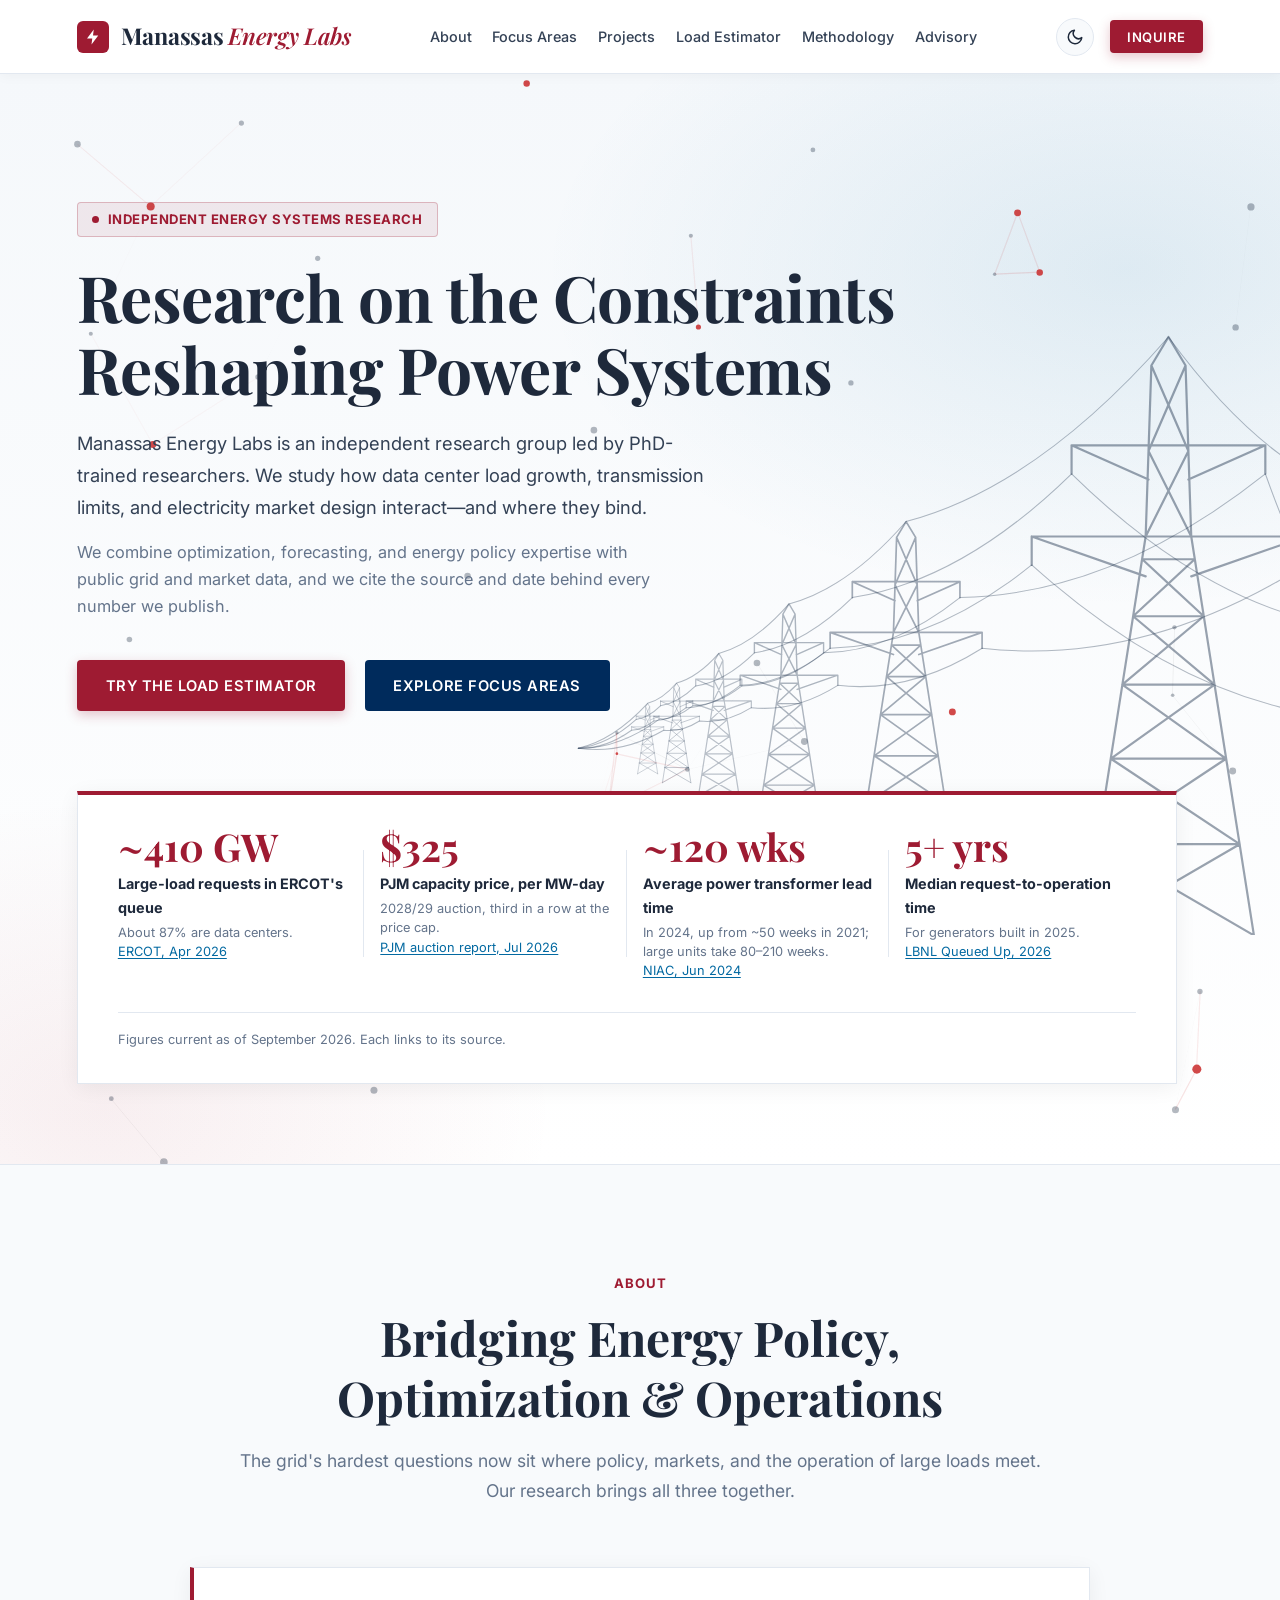
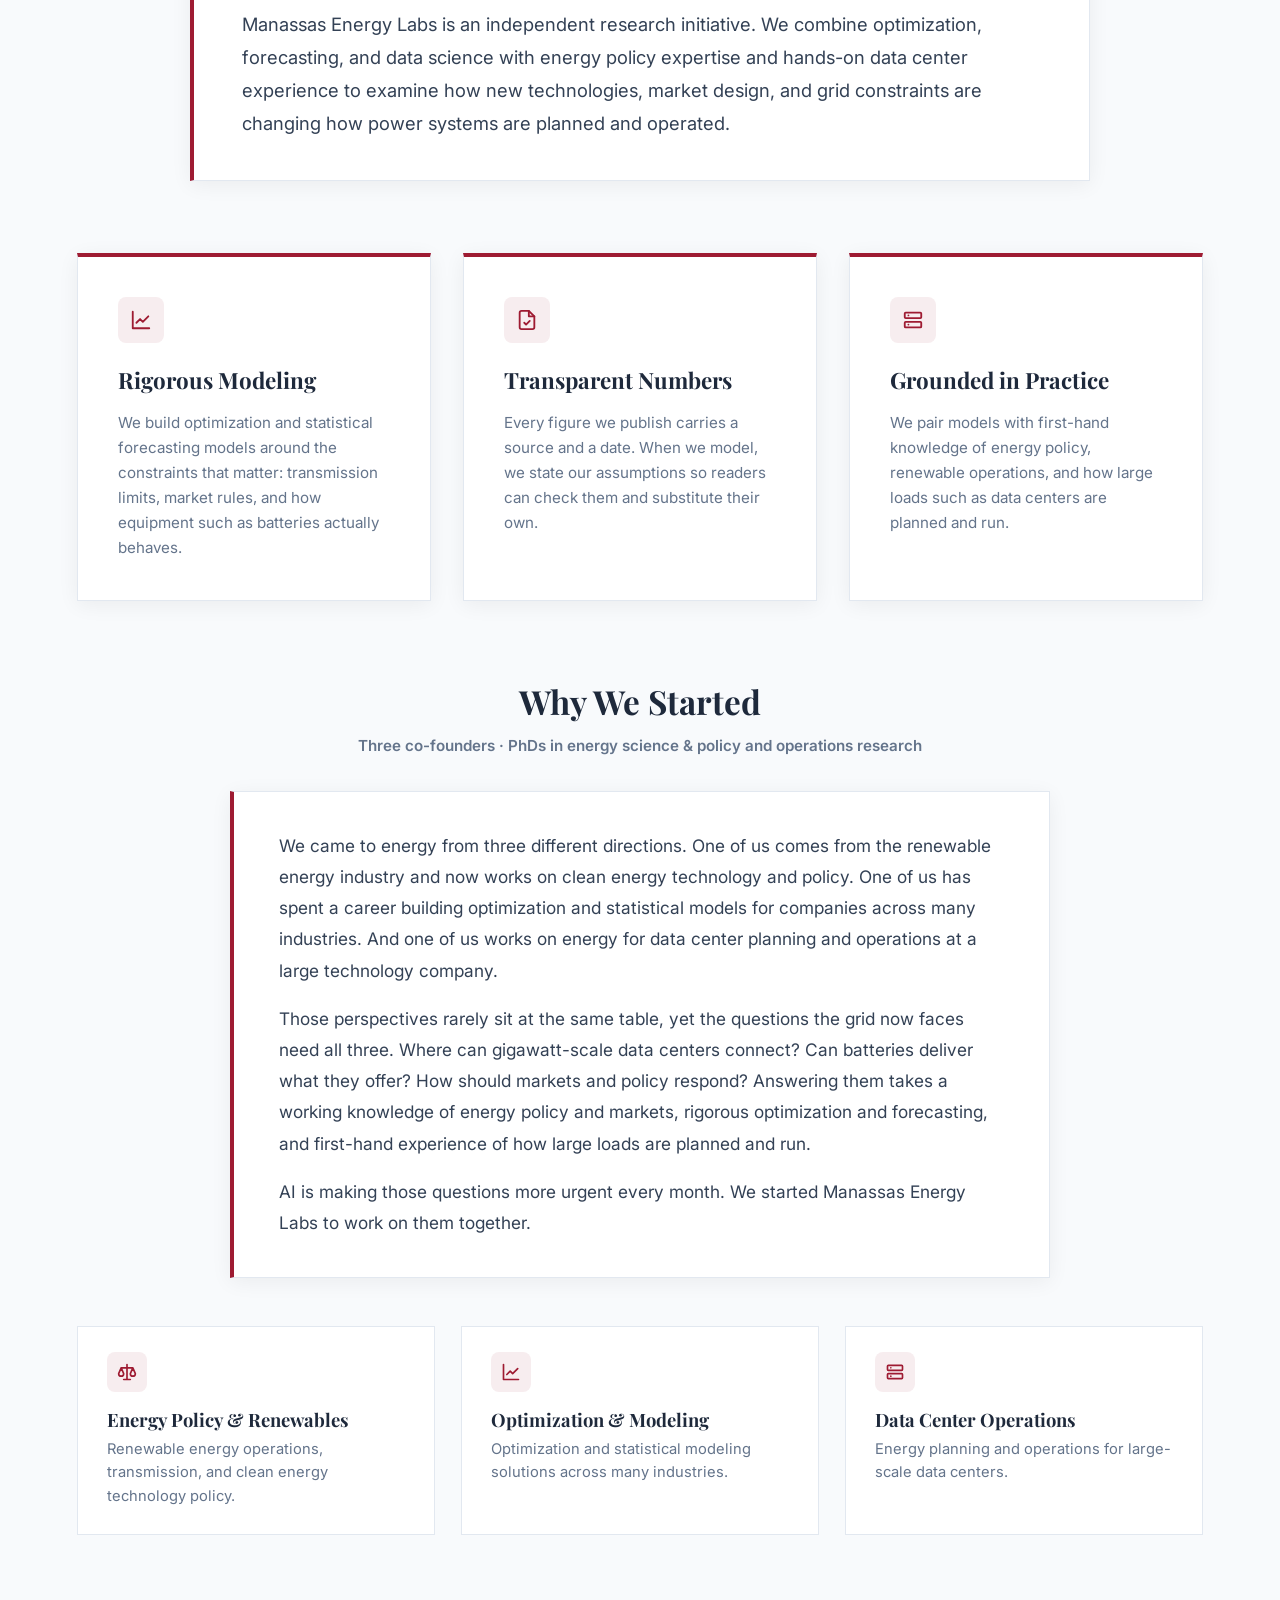
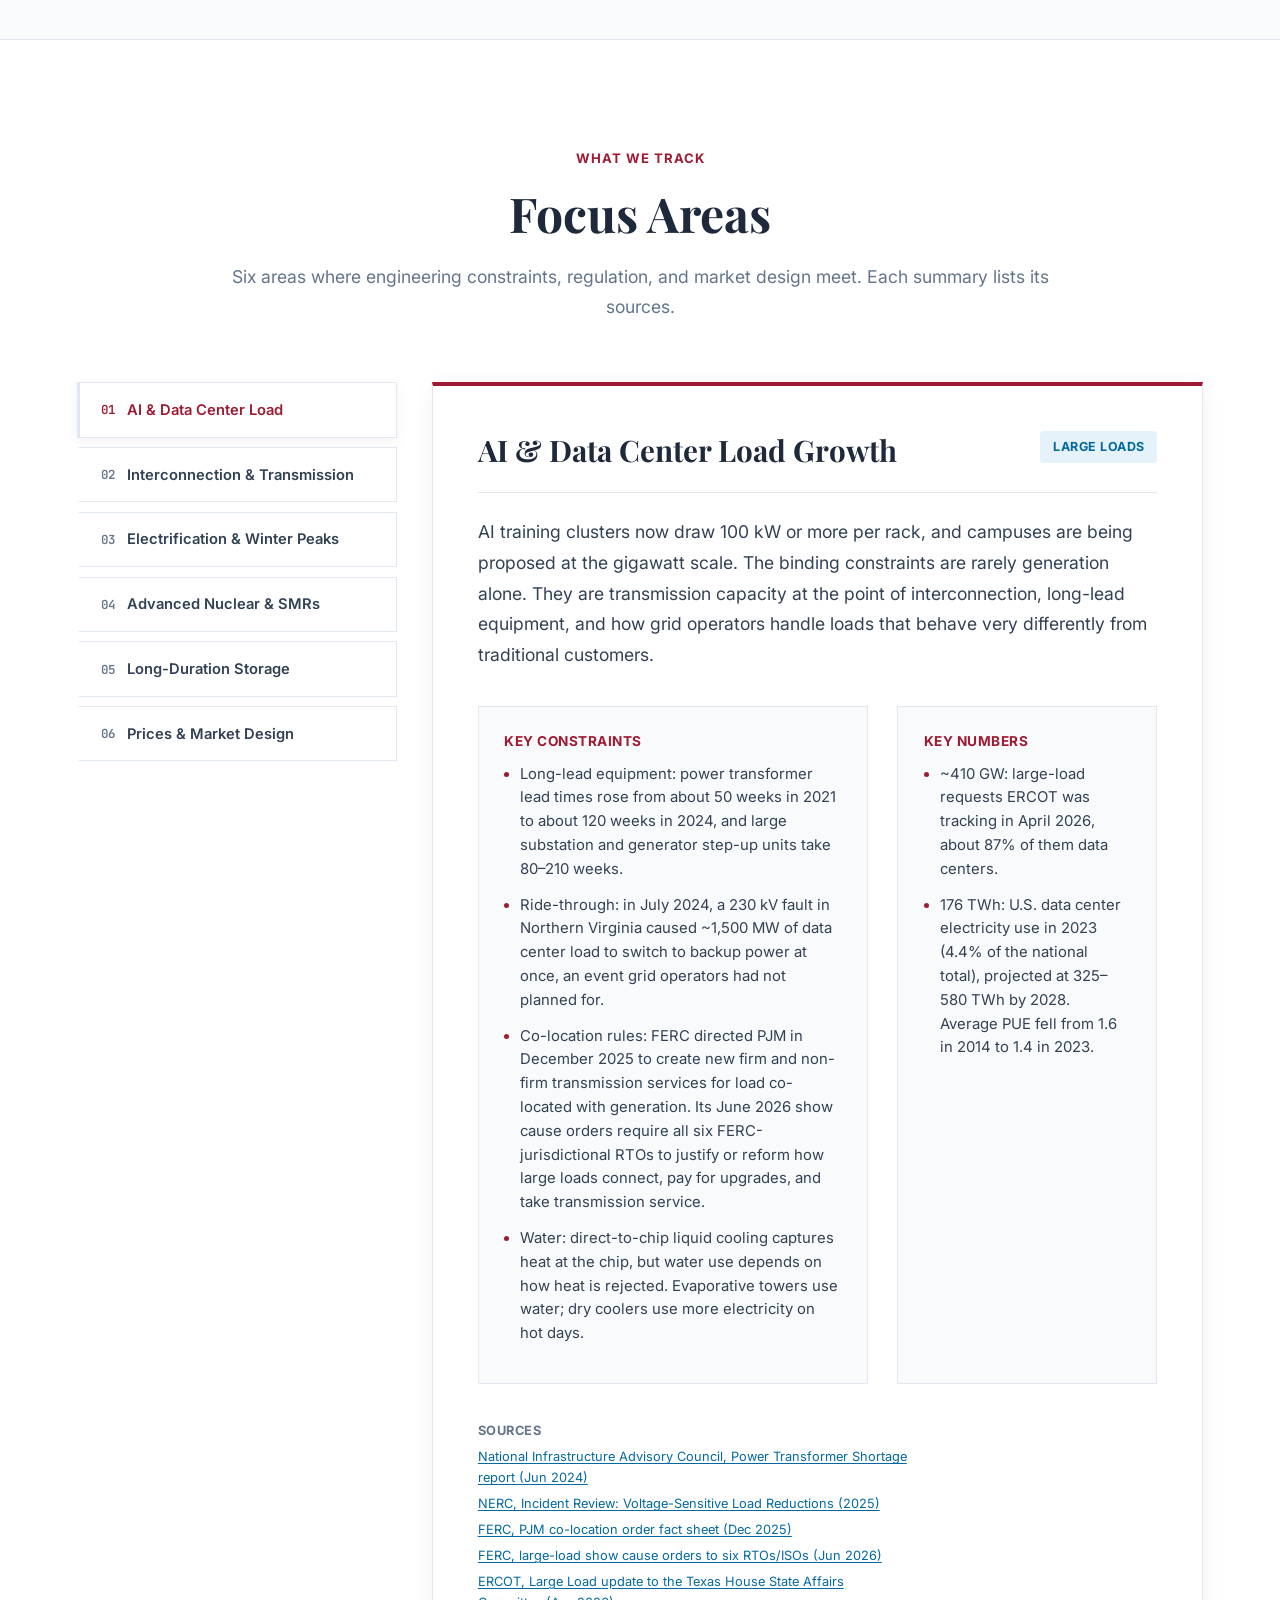
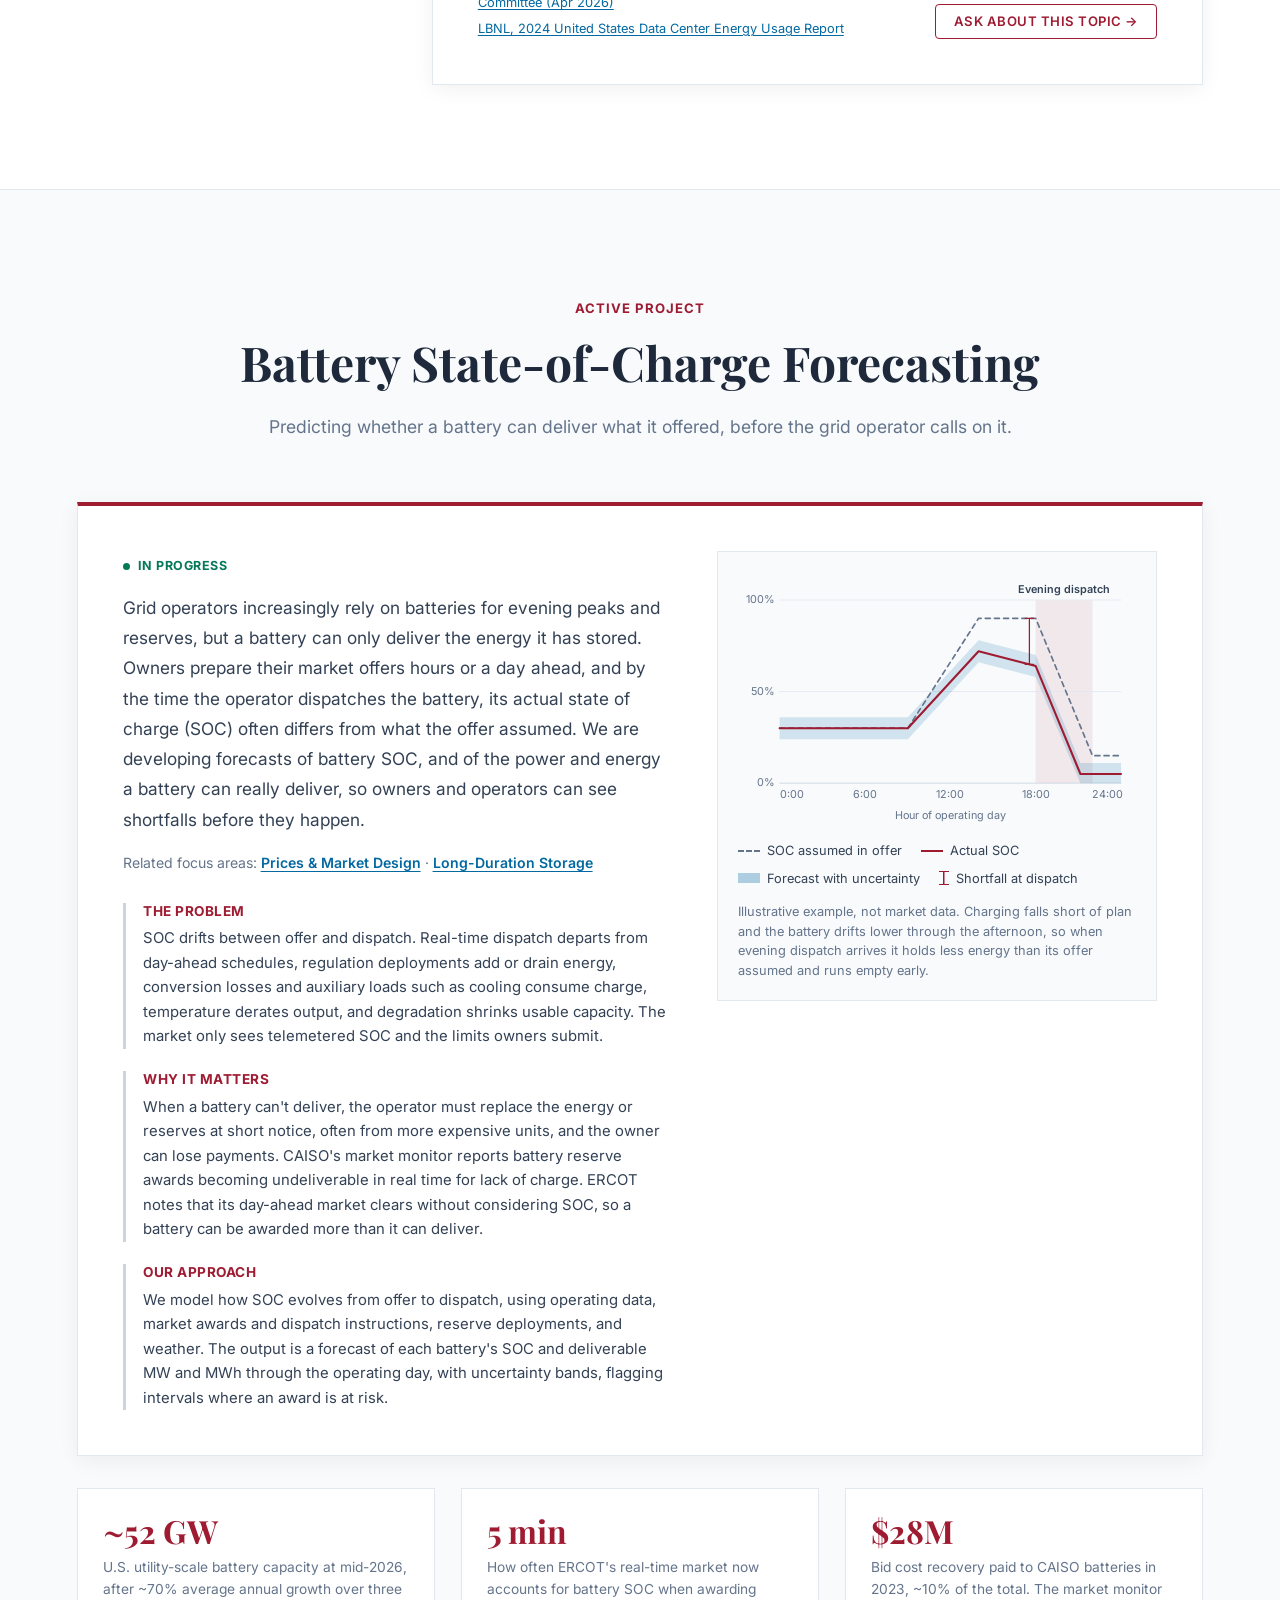
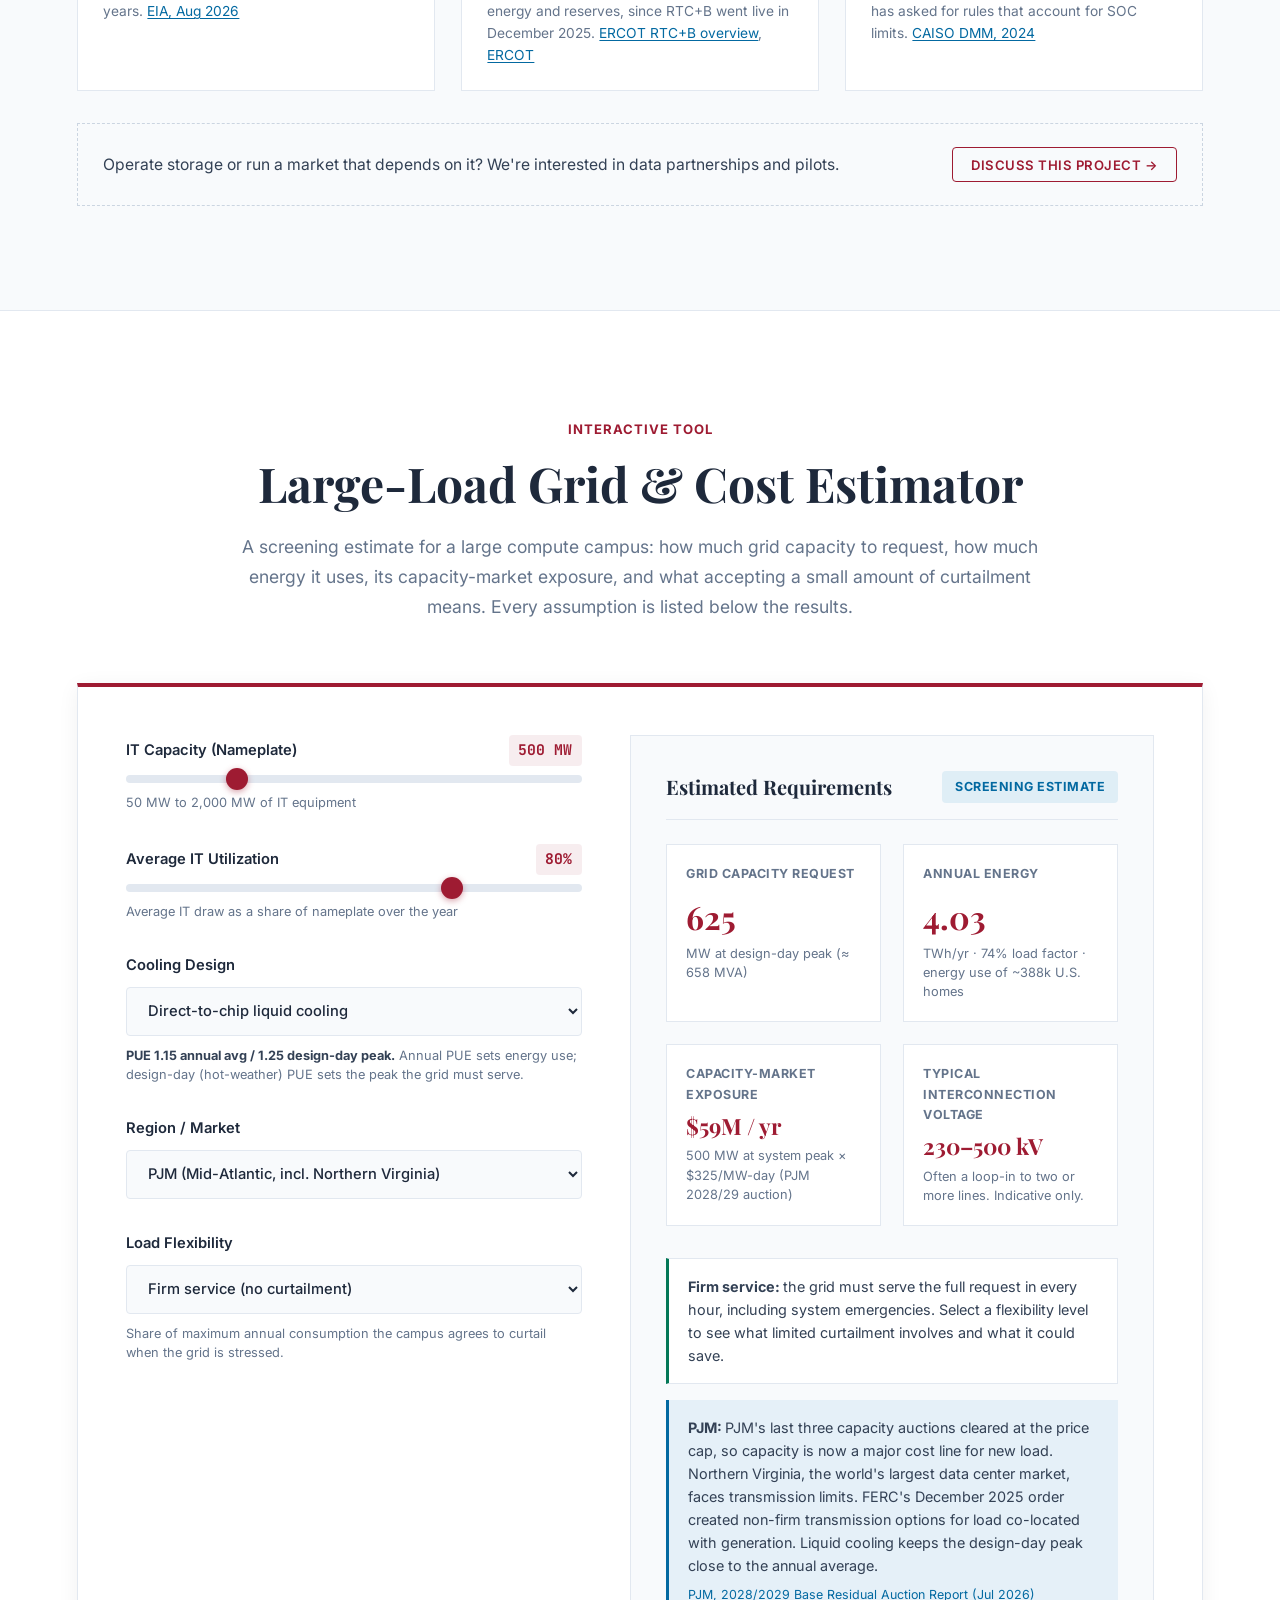
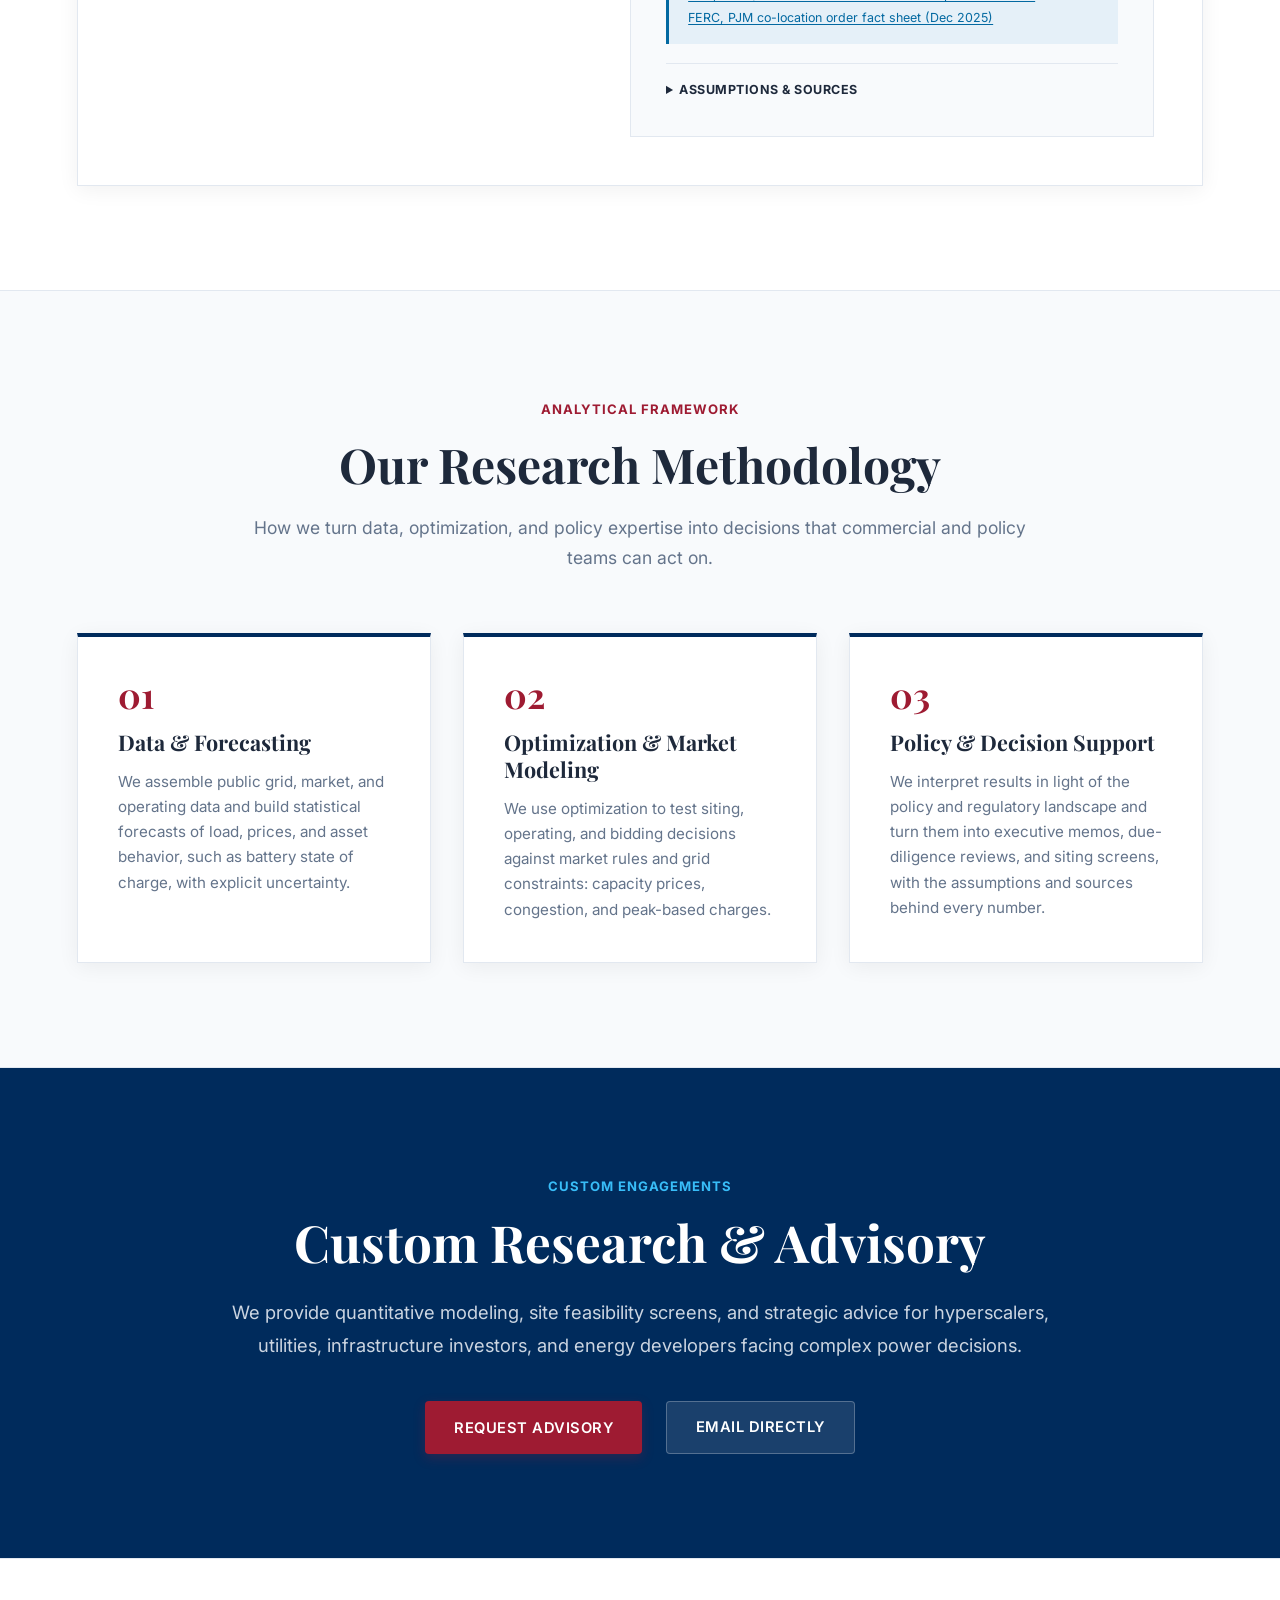
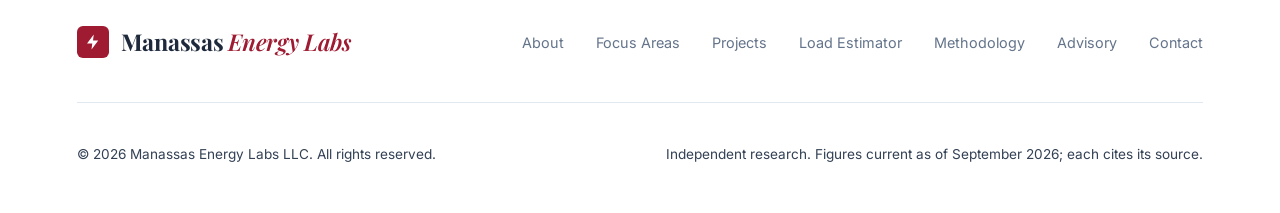
<file: index.html>
<!DOCTYPE html>
<html lang="en">
<head>
    <meta charset="UTF-8">
    <meta name="viewport" content="width=device-width, initial-scale=1.0">
    <title>Manassas Energy Labs | Independent Research on Power Grids, Large Loads & Energy Markets</title>
    <meta name="description" content="Manassas Energy Labs is an independent research group studying how data center load growth, transmission limits, and power market design interact. Every figure we publish carries a source and a date.">

    <!-- Open Graph / Meta -->
    <meta property="og:type" content="website">
    <meta property="og:title" content="Manassas Energy Labs | Independent Energy Systems Research">
    <meta property="og:description" content="Independent technical and economic research on data center power demand, transmission constraints, and electricity markets.">
    <meta property="og:site_name" content="Manassas Energy Labs">
    <meta property="og:url" content="https://terryplayground.github.io/ManassasEnergyLabs/">
    <meta property="og:image" content="https://terryplayground.github.io/ManassasEnergyLabs/assets/og-image.jpg">
    <meta property="og:image:width" content="1200">
    <meta property="og:image:height" content="630">
    <meta property="og:image:alt" content="Manassas Energy Labs: Research on the Constraints Reshaping Power Systems, with transmission towers receding to the horizon">
    <meta name="twitter:card" content="summary_large_image">
    <link rel="canonical" href="https://terryplayground.github.io/ManassasEnergyLabs/">

    <link rel="icon" href="data:image/svg+xml,%3Csvg xmlns='http://www.w3.org/2000/svg' viewBox='0 0 32 32'%3E%3Crect width='32' height='32' rx='6' fill='%239e1b32'/%3E%3Cpath d='M17.5 5 9 18h6.5l-1 9L23 14h-6.5z' fill='%23fff'/%3E%3C/svg%3E">

    <!-- Apply saved theme before first paint to avoid a flash of the wrong theme -->
    <script>
        (function () {
            var root = document.documentElement;
            root.classList.add('js');
            try {
                var saved = localStorage.getItem('mel_theme');
                var prefersDark = window.matchMedia('(prefers-color-scheme: dark)').matches;
                root.setAttribute('data-theme', saved || (prefersDark ? 'dark' : 'light'));
            } catch (e) {
                root.setAttribute('data-theme', 'light');
            }
        })();
    </script>

    <!-- Fonts (only the weights the site uses) -->
    <link rel="preconnect" href="https://fonts.googleapis.com">
    <link rel="preconnect" href="https://fonts.gstatic.com" crossorigin>
    <link rel="stylesheet" href="https://fonts.googleapis.com/css2?family=Inter:wght@400;500;600;700&family=JetBrains+Mono:wght@600;700&family=Playfair+Display:ital,wght@0,600;0,700;1,600&display=swap">

    <!-- Stylesheet -->
    <link rel="stylesheet" href="styles.css?v=6">
</head>
<body>
    <!-- Top Reading Progress Indicator -->
    <div id="scroll-progress"></div>

    <!-- Navigation Header -->
    <header>
        <nav class="navbar" id="navbar" aria-label="Primary">
            <div class="logo-container">
                <div class="logo-badge" aria-hidden="true">
                    <svg viewBox="0 0 24 24"><path d="M13 2 4 14h7l-1 8 9-12h-7l1-8z"/></svg>
                </div>
                <a href="#home" class="logo">Manassas <span>Energy Labs</span></a>
            </div>

            <div class="nav-links" id="nav-links">
                <a href="#who-we-are">About</a>
                <a href="#focus-areas">Focus Areas</a>
                <a href="#projects">Projects</a>
                <a href="#simulator">Load Estimator</a>
                <a href="#methodology">Methodology</a>
                <a href="#advisory">Advisory</a>
                <button class="btn-primary btn-sm btn-open-advisory nav-menu-cta">Inquire</button>
            </div>

            <div class="nav-actions">
                <button class="icon-btn theme-toggle-btn" id="theme-toggle" aria-label="Switch to dark mode" title="Switch to dark mode">
                    <svg class="icon-moon" viewBox="0 0 24 24" aria-hidden="true"><path d="M21 12.8A9 9 0 1 1 11.2 3a7 7 0 0 0 9.8 9.8z"/></svg>
                    <svg class="icon-sun" viewBox="0 0 24 24" aria-hidden="true"><circle cx="12" cy="12" r="4"/><path d="M12 2v2M12 20v2M4.9 4.9l1.4 1.4M17.7 17.7l1.4 1.4M2 12h2M20 12h2M4.9 19.1l1.4-1.4M17.7 6.3l1.4-1.4"/></svg>
                </button>
                <button class="btn-primary btn-sm btn-open-advisory">Inquire</button>
                <button class="icon-btn nav-menu-btn" id="nav-menu-btn" aria-label="Open menu" aria-expanded="false" aria-controls="nav-links">
                    <svg class="icon-menu" viewBox="0 0 24 24" aria-hidden="true"><path d="M3 6h18M3 12h18M3 18h18"/></svg>
                    <svg class="icon-close" viewBox="0 0 24 24" aria-hidden="true"><path d="M18 6 6 18M6 6l12 12"/></svg>
                </button>
            </div>
        </nav>
    </header>

    <main>
        <!-- Hero Section with Dynamic Canvas Grid -->
        <section class="hero" id="home">
            <canvas id="hero-canvas" aria-hidden="true"></canvas>

            <div class="hero-main">
                <!-- Transmission-line illustration (generated vector art; decorative) -->
                <svg class="hero-art" viewBox="0 0 880 760" preserveAspectRatio="xMaxYMax slice" aria-hidden="true" focusable="false">
                    <defs>
                        <g id="hero-tower"><path vector-effect="non-scaling-stroke" d="M-15 0L-4 -70L-3 -100L0 -105L3 -100L4 -70L15 0M-15 0L12.5 -16M15 0L-12.5 -16M-12.5 -16L12.5 -16M-12.5 -16L10.1 -31M12.5 -16L-10.1 -31M-10.1 -31L10.1 -31M-10.1 -31L8.1 -44M10.1 -31L-8.1 -44M-8.1 -44L8.1 -44M-8.1 -44L6.2 -56M8.1 -44L-6.2 -56M-6.2 -56L6.2 -56M-6.2 -56L4.6 -66M6.2 -56L-4.6 -66M-4.6 -66L4.6 -66M-4 -70L3.5 -85M4 -70L-3.5 -85M-3.5 -85L3 -100M3.5 -85L-3 -100M-24 -70L24 -70M-24 -70L-4 -63M24 -70L4 -63M-17 -86L17 -86M-17 -86L-3.5 -80M17 -86L3.5 -80M-24 -70L-24 -65M24 -70L24 -65M-17 -86L-17 -81M17 -86L17 -81"/></g>
                        <linearGradient id="hero-horizon" x1="0" y1="0" x2="1" y2="0">
                            <stop offset="0" style="stop-color: currentColor; stop-opacity: 0"/>
                            <stop offset="0.35" style="stop-color: currentColor; stop-opacity: 0.6"/>
                            <stop offset="1" style="stop-color: currentColor; stop-opacity: 0.35"/>
                        </linearGradient>
                    </defs>
                    <line class="hero-art-horizon" x1="0" y1="580" x2="880" y2="580" stroke="url(#hero-horizon)"/>
                    <g class="hero-art-wires">
                        <path d="M940 322Q855 287.8 770 172Q641.1 319.4 512.2 353.3Q454.7 419.1 397.1 434.3Q362.6 473.8 328.1 482.9Q307.4 506.5 286.7 512Q272.5 528.3 258.2 532Q224.1 568.6 190 576"/>
                        <path d="M940 456.4Q807.4 436.2 674.8 306.4Q567.1 411.7 459.3 428Q411.2 475 363.1 482.3Q334.3 510.5 305.4 514.9Q288.1 531.8 270.8 534.4Q258.9 546 247 547.8Q218.5 573.4 190 576"/>
                        <path d="M940 456.4Q902.6 411.6 865.2 306.4Q715.2 425.5 565.1 428Q498.1 481.2 431.1 482.3Q391 514.2 350.8 514.9Q326.6 534 302.5 534.4Q286 547.5 269.4 547.8Q229.7 577.1 190 576"/>
                        <path d="M940 546Q787.8 532.1 635.6 396Q536.6 475.5 437.6 477.8Q393.3 513.2 349.1 514.3Q322.6 535.6 296.1 536.2Q280.2 549 264.3 549.3Q253.3 558.1 242.4 558.4Q216.2 577.1 190 576"/>
                        <path d="M940 546Q922.2 498.7 904.4 396Q745.6 495.9 586.9 477.8Q516 522.4 445.1 514.3Q402.6 541 360.1 536.2Q334.6 552.2 309.1 549.3Q291.6 560.4 274 558.4Q232 582.6 190 576"/>
                    </g>
                    <path class="hero-art-pulse" d="M940 546Q922.2 498.7 904.4 396Q745.6 495.9 586.9 477.8Q516 522.4 445.1 514.3Q402.6 541 360.1 536.2Q334.6 552.2 309.1 549.3Q291.6 560.4 274 558.4Q232 582.6 190 576"/>
                    <g class="hero-art-towers">
                        <use href="#hero-tower" transform="translate(258.2 601.2) scale(0.659)" opacity="0.45" stroke-width="1"/>
                        <use href="#hero-tower" transform="translate(286.7 610) scale(0.933)" opacity="0.55" stroke-width="1"/>
                        <use href="#hero-tower" transform="translate(328.1 622.9) scale(1.333)" opacity="0.66" stroke-width="1.2"/>
                        <use href="#hero-tower" transform="translate(397.1 644.3) scale(2.000)" opacity="0.78" stroke-width="1.4"/>
                        <use href="#hero-tower" transform="translate(512.2 680) scale(3.111)" opacity="0.9" stroke-width="1.7"/>
                        <use href="#hero-tower" transform="translate(770 760) scale(5.600)" opacity="1" stroke-width="2.2"/>
                    </g>
                </svg>

            <div class="hero-content">
                <div class="badge-pill">
                    <span class="pulse-dot"></span>
                    <span>Independent Energy Systems Research</span>
                </div>

                <h1>Research on the Constraints <br>Reshaping Power Systems</h1>

                <p class="hero-description">
                    Manassas Energy Labs is an independent research group led by PhD-trained researchers. We study how data center load growth, transmission limits, and electricity market design interact&mdash;and where they bind.
                </p>
                <p class="hero-sub">
                    We combine optimization, forecasting, and energy policy expertise with public grid and market data, and we cite the source and date behind every number we publish.
                </p>

                <div class="hero-actions">
                    <a href="#simulator" class="btn-primary">Try the Load Estimator</a>
                    <a href="#focus-areas" class="btn-secondary">Explore Focus Areas</a>
                </div>
            </div>
            </div>

            <!-- Sourced Context Metrics -->
            <div class="metrics-banner fade-in">
                <div class="metric-item">
                    <div class="metric-value">~410 GW</div>
                    <div class="metric-label">Large-load requests in ERCOT's queue</div>
                    <div class="metric-sub">About 87% are data centers. <a href="https://www.ercot.com/files/docs/2026/04/09/ERCOTLargeLoadUpdate-April9HouseStateAffairsHearing.pdf" target="_blank" rel="noopener">ERCOT, Apr 2026</a></div>
                </div>
                <div class="metric-item">
                    <div class="metric-value">$325</div>
                    <div class="metric-label">PJM capacity price, per MW-day</div>
                    <div class="metric-sub">2028/29 auction, third in a row at the price cap. <a href="https://www.pjm.com/-/media/DotCom/markets-ops/rpm/rpm-auction-info/2028-2029/2028-2029-bra-results-report.pdf" target="_blank" rel="noopener">PJM auction report, Jul 2026</a></div>
                </div>
                <div class="metric-item">
                    <div class="metric-value">~120 wks</div>
                    <div class="metric-label">Average power transformer lead time</div>
                    <div class="metric-sub">In 2024, up from ~50 weeks in 2021; large units take 80–210 weeks. <a href="https://www.cisa.gov/sites/default/files/2024-09/NIAC_Addressing%20the%20Critical%20Shortage%20of%20Power%20Transformers%20to%20Ensure%20Reliability%20of%20the%20U.S.%20Grid_Report_06112024_508c_pdf_0.pdf" target="_blank" rel="noopener">NIAC, Jun 2024</a></div>
                </div>
                <div class="metric-item">
                    <div class="metric-value">5+ yrs</div>
                    <div class="metric-label">Median request-to-operation time</div>
                    <div class="metric-sub">For generators built in 2025. <a href="https://emp.lbl.gov/publications/queued-2026-edition-characteristics" target="_blank" rel="noopener">LBNL Queued Up, 2026</a></div>
                </div>
                <p class="metrics-asof">Figures current as of September 2026. Each links to its source.</p>
            </div>
        </section>

        <!-- Who We Are -->
        <section id="who-we-are" class="section-padding about-section fade-in">
            <div class="section-header">
                <span class="section-tag">About</span>
                <h2>Bridging Energy Policy, Optimization & Operations</h2>
                <p>The grid's hardest questions now sit where policy, markets, and the operation of large loads meet. Our research brings all three together.</p>
            </div>

            <div class="about-intro-box">
                <p>
                    Manassas Energy Labs is an independent research initiative. We combine optimization, forecasting, and data science with energy policy expertise and hands-on data center experience to examine how new technologies, market design, and grid constraints are changing how power systems are planned and operated.
                </p>
            </div>

            <div class="cards-grid">
                <div class="card">
                    <div class="card-icon" aria-hidden="true">
                        <svg viewBox="0 0 24 24"><path d="M3 3v18h18"/><path d="m7 15 4-4 3 3 6-6"/></svg>
                    </div>
                    <h3>Rigorous Modeling</h3>
                    <p>We build optimization and statistical forecasting models around the constraints that matter: transmission limits, market rules, and how equipment such as batteries actually behaves.</p>
                </div>

                <div class="card">
                    <div class="card-icon" aria-hidden="true">
                        <svg viewBox="0 0 24 24"><path d="M14 2H6a2 2 0 0 0-2 2v16a2 2 0 0 0 2 2h12a2 2 0 0 0 2-2V8z"/><path d="M14 2v6h6"/><path d="m9 15 2 2 4-4"/></svg>
                    </div>
                    <h3>Transparent Numbers</h3>
                    <p>Every figure we publish carries a source and a date. When we model, we state our assumptions so readers can check them and substitute their own.</p>
                </div>

                <div class="card">
                    <div class="card-icon" aria-hidden="true">
                        <svg viewBox="0 0 24 24"><rect x="3" y="4" width="18" height="6" rx="1"/><rect x="3" y="14" width="18" height="6" rx="1"/><path d="M7 7h.01M7 17h.01"/></svg>
                    </div>
                    <h3>Grounded in Practice</h3>
                    <p>We pair models with first-hand knowledge of energy policy, renewable operations, and how large loads such as data centers are planned and run.</p>
                </div>
            </div>

            <!-- Founding story (no names, by design) -->
            <div class="story-block" id="story">
                <div class="story-header">
                    <h3>Why We Started</h3>
                    <p class="story-credentials">Three co-founders &middot; PhDs in energy science &amp; policy and operations research</p>
                </div>

                <div class="story-text">
                    <p>We came to energy from three different directions. One of us comes from the renewable energy industry and now works on clean energy technology and policy. One of us has spent a career building optimization and statistical models for companies across many industries. And one of us works on energy for data center planning and operations at a large technology company.</p>
                    <p>Those perspectives rarely sit at the same table, yet the questions the grid now faces need all three. Where can gigawatt-scale data centers connect? Can batteries deliver what they offer? How should markets and policy respond? Answering them takes a working knowledge of energy policy and markets, rigorous optimization and forecasting, and first-hand experience of how large loads are planned and run.</p>
                    <p>AI is making those questions more urgent every month. We started Manassas Energy Labs to work on them together.</p>
                </div>

                <div class="perspective-grid">
                    <div class="perspective-card">
                        <div class="perspective-icon" aria-hidden="true">
                            <svg viewBox="0 0 24 24"><path d="M12 3v18M5 7h14M5 7l-3 7a3 3 0 0 0 6 0zM19 7l-3 7a3 3 0 0 0 6 0zM8 21h8"/></svg>
                        </div>
                        <h4>Energy Policy &amp; Renewables</h4>
                        <p>Renewable energy operations, transmission, and clean energy technology policy.</p>
                    </div>
                    <div class="perspective-card">
                        <div class="perspective-icon" aria-hidden="true">
                            <svg viewBox="0 0 24 24"><path d="M3 3v18h18"/><path d="m7 15 4-4 3 3 6-6"/></svg>
                        </div>
                        <h4>Optimization &amp; Modeling</h4>
                        <p>Optimization and statistical modeling solutions across many industries.</p>
                    </div>
                    <div class="perspective-card">
                        <div class="perspective-icon" aria-hidden="true">
                            <svg viewBox="0 0 24 24"><rect x="3" y="4" width="18" height="6" rx="1"/><rect x="3" y="14" width="18" height="6" rx="1"/><path d="M7 7h.01M7 17h.01"/></svg>
                        </div>
                        <h4>Data Center Operations</h4>
                        <p>Energy planning and operations for large-scale data centers.</p>
                    </div>
                </div>
            </div>
        </section>

        <!-- Focus Areas: Interactive Topic Explorer -->
        <section id="focus-areas" class="section-padding frontier-section fade-in">
            <div class="section-header">
                <span class="section-tag">What We Track</span>
                <h2>Focus Areas</h2>
                <p>Six areas where engineering constraints, regulation, and market design meet. Each summary lists its sources.</p>
            </div>

            <div class="frontier-container">
                <!-- Topic Selection Navigation -->
                <div class="topic-tabs" role="tablist" aria-label="Focus areas" aria-orientation="vertical">
                    <button class="topic-tab-btn active" role="tab" aria-selected="true" aria-controls="deepdive-panel" id="tab-ai-datacenters" data-topic="ai-datacenters">
                        <span class="tab-num">01</span>
                        <span>AI & Data Center Load</span>
                    </button>
                    <button class="topic-tab-btn" role="tab" aria-selected="false" aria-controls="deepdive-panel" id="tab-grid-queues" data-topic="grid-queues" tabindex="-1">
                        <span class="tab-num">02</span>
                        <span>Interconnection & Transmission</span>
                    </button>
                    <button class="topic-tab-btn" role="tab" aria-selected="false" aria-controls="deepdive-panel" id="tab-peak-electrification" data-topic="peak-electrification" tabindex="-1">
                        <span class="tab-num">03</span>
                        <span>Electrification & Winter Peaks</span>
                    </button>
                    <button class="topic-tab-btn" role="tab" aria-selected="false" aria-controls="deepdive-panel" id="tab-nuclear-smr" data-topic="nuclear-smr" tabindex="-1">
                        <span class="tab-num">04</span>
                        <span>Advanced Nuclear & SMRs</span>
                    </button>
                    <button class="topic-tab-btn" role="tab" aria-selected="false" aria-controls="deepdive-panel" id="tab-storage-ldes" data-topic="storage-ldes" tabindex="-1">
                        <span class="tab-num">05</span>
                        <span>Long-Duration Storage</span>
                    </button>
                    <button class="topic-tab-btn" role="tab" aria-selected="false" aria-controls="deepdive-panel" id="tab-market-design" data-topic="market-design" tabindex="-1">
                        <span class="tab-num">06</span>
                        <span>Prices & Market Design</span>
                    </button>
                </div>

                <!-- Deep-Dive Content Panel (populated from script.js) -->
                <div class="topic-content-panel" id="deepdive-panel" role="tabpanel" aria-labelledby="tab-ai-datacenters" tabindex="0">
                    <div class="deepdive-header">
                        <h3 id="deepdive-title">AI & Data Center Load Growth</h3>
                        <span class="deepdive-pill" id="deepdive-pill">Large Loads</span>
                    </div>

                    <p class="deepdive-summary" id="deepdive-summary"></p>

                    <div class="deepdive-grid">
                        <div class="deepdive-card">
                            <h4>Key Constraints</h4>
                            <ul id="deepdive-points"></ul>
                        </div>

                        <div class="deepdive-card">
                            <h4>Key Numbers</h4>
                            <ul id="deepdive-metrics"></ul>
                        </div>
                    </div>

                    <a class="deepdive-related" id="deepdive-related" href="#projects" hidden></a>

                    <div class="deepdive-footer">
                        <div class="source-list">
                            <span class="source-label">Sources</span>
                            <ul id="deepdive-sources"></ul>
                        </div>
                        <button class="btn-primary-outline btn-sm btn-open-advisory">Ask About This Topic &rarr;</button>
                    </div>
                </div>
            </div>
        </section>

        <!-- Active Research Project -->
        <section id="projects" class="section-padding research-section fade-in">
            <div class="section-header">
                <span class="section-tag">Active Project</span>
                <h2>Battery State-of-Charge Forecasting</h2>
                <p>Predicting whether a battery can deliver what it offered, before the grid operator calls on it.</p>
            </div>

            <div class="research-feature">
                <div class="research-main">
                    <span class="research-status"><span class="pulse-dot"></span>In progress</span>
                    <p class="research-lead">
                        Grid operators increasingly rely on batteries for evening peaks and reserves, but a battery can only deliver the energy it has stored. Owners prepare their market offers hours or a day ahead, and by the time the operator dispatches the battery, its actual state of charge (SOC) often differs from what the offer assumed. We are developing forecasts of battery SOC, and of the power and energy a battery can really deliver, so owners and operators can see shortfalls before they happen.
                    </p>

                    <p class="research-related">
                        Related focus areas:
                        <a href="#focus-areas" data-open-topic="market-design">Prices &amp; Market Design</a>
                        <span aria-hidden="true">&middot;</span>
                        <a href="#focus-areas" data-open-topic="storage-ldes">Long-Duration Storage</a>
                    </p>

                    <div class="research-columns">
                        <div class="research-point">
                            <h3>The Problem</h3>
                            <p>SOC drifts between offer and dispatch. Real-time dispatch departs from day-ahead schedules, regulation deployments add or drain energy, conversion losses and auxiliary loads such as cooling consume charge, temperature derates output, and degradation shrinks usable capacity. The market only sees telemetered SOC and the limits owners submit.</p>
                        </div>
                        <div class="research-point">
                            <h3>Why It Matters</h3>
                            <p>When a battery can't deliver, the operator must replace the energy or reserves at short notice, often from more expensive units, and the owner can lose payments. CAISO's market monitor reports battery reserve awards becoming undeliverable in real time for lack of charge. ERCOT notes that its day-ahead market clears without considering SOC, so a battery can be awarded more than it can deliver.</p>
                        </div>
                        <div class="research-point">
                            <h3>Our Approach</h3>
                            <p>We model how SOC evolves from offer to dispatch, using operating data, market awards and dispatch instructions, reserve deployments, and weather. The output is a forecast of each battery's SOC and deliverable MW and MWh through the operating day, with uncertainty bands, flagging intervals where an award is at risk.</p>
                        </div>
                    </div>
                </div>

                <figure class="research-figure">
                    <svg class="soc-chart" viewBox="0 0 480 300" role="img" aria-labelledby="soc-chart-title soc-chart-desc">
                        <title id="soc-chart-title">Illustrative state-of-charge shortfall</title>
                        <desc id="soc-chart-desc">The state of charge assumed in the battery's offer reaches 90 percent before the evening dispatch window. The actual state of charge charges less and drifts down to about 64 percent, so the battery holds less energy than offered when dispatched and runs empty early. A forecast band tracks the actual state of charge.</desc>

                        <!-- Evening dispatch window -->
                        <rect class="soc-window" x="357.5" y="30" width="68.3" height="220"/>
                        <text class="soc-label soc-label-center" x="391.6" y="22">Evening dispatch</text>

                        <!-- Grid and axes -->
                        <line class="soc-grid" x1="50" y1="30" x2="460" y2="30"/>
                        <line class="soc-grid" x1="50" y1="140" x2="460" y2="140"/>
                        <line class="soc-axis" x1="50" y1="250" x2="460" y2="250"/>
                        <text class="soc-tick" x="44" y="34" text-anchor="end">100%</text>
                        <text class="soc-tick" x="44" y="144" text-anchor="end">50%</text>
                        <text class="soc-tick" x="44" y="254" text-anchor="end">0%</text>
                        <text class="soc-tick" x="50" y="268" text-anchor="start">0:00</text>
                        <text class="soc-tick" x="152.5" y="268" text-anchor="middle">6:00</text>
                        <text class="soc-tick" x="255" y="268" text-anchor="middle">12:00</text>
                        <text class="soc-tick" x="357.5" y="268" text-anchor="middle">18:00</text>
                        <text class="soc-tick" x="462" y="268" text-anchor="end">24:00</text>
                        <text class="soc-tick" x="255" y="293" text-anchor="middle">Hour of operating day</text>

                        <!-- Forecast band around actual SOC -->
                        <polygon class="soc-band" points="50,170.8 204,170.8 289,78.4 357.5,96 411.3,225.8 460,225.8 460,250 411.3,250 357.5,122.4 289,104.8 204,197.2 50,197.2"/>

                        <!-- SOC assumed in the offer -->
                        <polyline class="soc-bid" points="50,184 204,184 289,52 357.5,52 425.8,217 460,217"/>

                        <!-- Actual SOC -->
                        <polyline class="soc-actual" points="50,184 204,184 289,91.6 357.5,109.2 411.3,239 460,239"/>

                        <!-- Shortfall at dispatch -->
                        <line class="soc-gap" x1="350" y1="52" x2="350" y2="107.5"/>
                        <line class="soc-gap" x1="345" y1="52" x2="355" y2="52"/>
                        <line class="soc-gap" x1="345" y1="107.5" x2="355" y2="107.5"/>
                    </svg>

                    <ul class="soc-legend" aria-hidden="true">
                        <li><span class="swatch swatch-bid"></span>SOC assumed in offer</li>
                        <li><span class="swatch swatch-actual"></span>Actual SOC</li>
                        <li><span class="swatch swatch-band"></span>Forecast with uncertainty</li>
                        <li><span class="swatch swatch-gap"></span>Shortfall at dispatch</li>
                    </ul>
                    <figcaption>Illustrative example, not market data. Charging falls short of plan and the battery drifts lower through the afternoon, so when evening dispatch arrives it holds less energy than its offer assumed and runs empty early.</figcaption>
                </figure>
            </div>

            <div class="research-facts">
                <div class="research-fact">
                    <div class="fact-value">~52 GW</div>
                    <p>U.S. utility-scale battery capacity at mid-2026, after ~70% average annual growth over three years. <a href="https://www.eia.gov/todayinenergy/detail.php?id=67925" target="_blank" rel="noopener">EIA, Aug 2026</a></p>
                </div>
                <div class="research-fact">
                    <div class="fact-value">5 min</div>
                    <p>How often ERCOT's real-time market now accounts for battery SOC when awarding energy and reserves, since RTC+B went live in December 2025. <a href="https://www.ercot.com/files/docs/2025/07/15/RTC-B-Battery-Overview.pdf" target="_blank" rel="noopener">ERCOT RTC+B overview</a>, <a href="https://www.ercot.com/news/release/12052025-ercot-goes-live" target="_blank" rel="noopener">ERCOT</a></p>
                </div>
                <div class="research-fact">
                    <div class="fact-value">$28M</div>
                    <p>Bid cost recovery paid to CAISO batteries in 2023, ~10% of the total. The market monitor has asked for rules that account for SOC limits. <a href="https://www.caiso.com/documents/2023-special-report-on-battery-storage-jul-16-2024.pdf" target="_blank" rel="noopener">CAISO DMM, 2024</a></p>
                </div>
            </div>

            <div class="research-cta">
                <p>Operate storage or run a market that depends on it? We're interested in data partnerships and pilots.</p>
                <button class="btn-primary-outline btn-sm btn-open-advisory">Discuss This Project &rarr;</button>
            </div>
        </section>

        <!-- Interactive Widget: Large-Load Grid & Cost Estimator -->
        <section id="simulator" class="section-padding simulator-section fade-in">
            <div class="section-header">
                <span class="section-tag">Interactive Tool</span>
                <h2>Large-Load Grid & Cost Estimator</h2>
                <p>A screening estimate for a large compute campus: how much grid capacity to request, how much energy it uses, its capacity-market exposure, and what accepting a small amount of curtailment means. Every assumption is listed below the results.</p>
            </div>

            <div class="simulator-box">
                <!-- Controls -->
                <div class="sim-controls">
                    <div class="control-group">
                        <div class="control-label-row">
                            <label class="control-label" for="sim-it-load">IT Capacity (Nameplate)</label>
                            <span class="control-val-badge" id="sim-it-load-val">500 MW</span>
                        </div>
                        <input type="range" id="sim-it-load" min="50" max="2000" step="25" value="500">
                        <span class="control-hint">50 MW to 2,000 MW of IT equipment</span>
                    </div>

                    <div class="control-group">
                        <div class="control-label-row">
                            <label class="control-label" for="sim-util">Average IT Utilization</label>
                            <span class="control-val-badge" id="sim-util-val">80%</span>
                        </div>
                        <input type="range" id="sim-util" min="40" max="95" step="5" value="80">
                        <span class="control-hint">Average IT draw as a share of nameplate over the year</span>
                    </div>

                    <div class="control-group">
                        <label class="control-label" for="sim-pue">Cooling Design</label>
                        <select class="sim-select" id="sim-pue">
                            <option value="liquid" selected>Direct-to-chip liquid cooling</option>
                            <option value="hybrid">Hybrid liquid/air with economizers</option>
                            <option value="air">Air-cooled with mechanical chillers</option>
                        </select>
                        <span class="control-hint"><strong id="sim-pue-values">PUE 1.15 annual avg / 1.25 design-day peak.</strong> Annual PUE sets energy use; design-day (hot-weather) PUE sets the peak the grid must serve.</span>
                    </div>

                    <div class="control-group">
                        <label class="control-label" for="sim-iso">Region / Market</label>
                        <select class="sim-select" id="sim-iso">
                            <option value="PJM" selected>PJM (Mid-Atlantic, incl. Northern Virginia)</option>
                            <option value="MISO">MISO (Midwest)</option>
                            <option value="ERCOT">ERCOT (Texas)</option>
                            <option value="CAISO">CAISO (California)</option>
                            <option value="SOUTHEAST">Southeast (vertically integrated utilities)</option>
                        </select>
                    </div>

                    <div class="control-group">
                        <label class="control-label" for="sim-flex">Load Flexibility</label>
                        <select class="sim-select" id="sim-flex">
                            <option value="0" selected>Firm service (no curtailment)</option>
                            <option value="0.0025">Curtailable 0.25% of the year</option>
                            <option value="0.005">Curtailable 0.5% of the year</option>
                            <option value="0.01">Curtailable 1.0% of the year</option>
                        </select>
                        <span class="control-hint">Share of maximum annual consumption the campus agrees to curtail when the grid is stressed.</span>
                    </div>
                </div>

                <!-- Live Results Panel -->
                <div class="sim-results-panel">
                    <div class="sim-results-header">
                        <h3>Estimated Requirements</h3>
                        <span class="deepdive-pill">Screening Estimate</span>
                    </div>

                    <div class="sim-metrics-grid" aria-live="polite">
                        <div class="sim-metric-card">
                            <div class="label">Grid Capacity Request</div>
                            <div class="val" id="res-peak-mw">&mdash;</div>
                            <div class="unit" id="res-peak-unit">MW at design-day peak</div>
                        </div>

                        <div class="sim-metric-card">
                            <div class="label">Annual Energy</div>
                            <div class="val" id="res-annual-twh">&mdash;</div>
                            <div class="unit" id="res-annual-unit">TWh per year</div>
                        </div>

                        <div class="sim-metric-card">
                            <div class="label">Capacity-Market Exposure</div>
                            <div class="val val-sm" id="res-capacity">&mdash;</div>
                            <div class="unit" id="res-capacity-unit"></div>
                        </div>

                        <div class="sim-metric-card">
                            <div class="label">Typical Interconnection Voltage</div>
                            <div class="val val-sm" id="res-voltage">&mdash;</div>
                            <div class="unit" id="res-voltage-unit">Indicative; set by the local network</div>
                        </div>
                    </div>

                    <div class="sim-flex-row" id="res-flex"></div>

                    <div class="sim-insight-callout" id="res-insight"></div>

                    <details class="sim-assumptions">
                        <summary>Assumptions & sources</summary>
                        <ul>
                            <li><strong>Grid capacity request</strong> = IT nameplate &times; design-day PUE. MVA assumes a 0.95 power factor. Design-day PUE values are our engineering assumptions. The U.S. average PUE was about 1.4 in 2023 and is projected at 1.15–1.35 by 2028 (<a href="https://eta-publications.lbl.gov/sites/default/files/2024-12/lbnl-2024-united-states-data-center-energy-usage-report_1.pdf" target="_blank" rel="noopener">LBNL, 2024</a>).</li>
                            <li><strong>Annual energy</strong> = IT nameplate &times; average utilization &times; annual-average PUE &times; 8,760 h. Home equivalence uses 10,380 kWh per U.S. residential customer per year (<a href="https://www.eia.gov/tools/faqs/faq.php?id=97&amp;t=3" target="_blank" rel="noopener">EIA, 2024</a>) and compares <em>energy</em>, not peak demand.</li>
                            <li><strong>Capacity exposure</strong> = demand at system peak (IT nameplate &times; utilization &times; design-day PUE) &times; clearing price &times; 365. PJM: $325/MW-day, 2028/29 auction (<a href="https://www.pjm.com/-/media/DotCom/markets-ops/rpm/rpm-auction-info/2028-2029/2028-2029-bra-results-report.pdf" target="_blank" rel="noopener">PJM auction report</a>). MISO: $126.19/MW-day, 2026/27 North/Central annualized (<a href="https://www.misoenergy.org/meet-miso/media-center/2026---news-releases/misos-planning-resource-auction-shows-sufficient-capacity-for-coming-year" target="_blank" rel="noopener">MISO</a>). Actual charges depend on peak-load contribution, reserve requirements, zonal scaling, and retail contract terms.</li>
                            <li><strong>Flexibility</strong>: curtailment is a share of maximum annual consumption (grid capacity request &times; 8,760 h), the same definition used by Norris et al., <a href="https://nicholasinstitute.duke.edu/publications/rethinking-load-growth" target="_blank" rel="noopener">Rethinking Load Growth</a> (Duke Nicholas Institute, 2025).</li>
                            <li><strong>Peak timing</strong>: PJM identifies the five summer coincident peak hours (5CP), which utilities typically use to set each customer's capacity obligation (<a href="https://www.pjm.com/~/media/documents/manuals/m19.ashx" target="_blank" rel="noopener">PJM Manual 19</a>). ERCOT allocates transmission costs by 4CP (<a href="https://www.ercot.com/mktinfo/data_agg/4cp" target="_blank" rel="noopener">ERCOT</a>); <a href="https://capitol.texas.gov/tlodocs/89R/billtext/html/SB00006F.htm" target="_blank" rel="noopener">SB 6</a> requires Texas regulators to evaluate that method and amend their rules by December 31, 2026. "Avoidable" assumes curtailment covers every peak hour, which requires forecasting them.</li>
                            <li><strong>Voltage classes</strong> are typical ranges only. The actual point of interconnection depends on the local network and the utility's planning criteria.</li>
                            <li>Prices and figures current as of September 2026. This is a screening tool, not an interconnection or facilities study.</li>
                        </ul>
                    </details>
                </div>
            </div>
        </section>

        <!-- 3-Stage Research Methodology -->
        <section id="methodology" class="section-padding methodology-section fade-in">
            <div class="section-header">
                <span class="section-tag">Analytical Framework</span>
                <h2>Our Research Methodology</h2>
                <p>How we turn data, optimization, and policy expertise into decisions that commercial and policy teams can act on.</p>
            </div>

            <div class="pipeline-grid">
                <div class="pipeline-step">
                    <div class="step-num">01</div>
                    <h3>Data &amp; Forecasting</h3>
                    <p>We assemble public grid, market, and operating data and build statistical forecasts of load, prices, and asset behavior, such as battery state of charge, with explicit uncertainty.</p>
                </div>

                <div class="pipeline-step">
                    <div class="step-num">02</div>
                    <h3>Optimization &amp; Market Modeling</h3>
                    <p>We use optimization to test siting, operating, and bidding decisions against market rules and grid constraints: capacity prices, congestion, and peak-based charges.</p>
                </div>

                <div class="pipeline-step">
                    <div class="step-num">03</div>
                    <h3>Policy &amp; Decision Support</h3>
                    <p>We interpret results in light of the policy and regulatory landscape and turn them into executive memos, due-diligence reviews, and siting screens, with the assumptions and sources behind every number.</p>
                </div>
            </div>
        </section>

        <!-- Advisory & Custom Engagement Section -->
        <section id="advisory" class="advisory-section fade-in">
            <div class="advisory-container">
                <span class="section-tag section-tag-light">Custom Engagements</span>
                <h2>Custom Research & Advisory</h2>
                <p>
                    We provide quantitative modeling, site feasibility screens, and strategic advice for hyperscalers, utilities, infrastructure investors, and energy developers facing complex power decisions.
                </p>
                <div class="advisory-actions">
                    <button class="btn-primary btn-open-advisory">Request Advisory</button>
                    <a href="mailto:contact@manassasenergy.com" class="btn-secondary btn-on-dark">Email Directly</a>
                </div>
            </div>
        </section>
    </main>

    <!-- Footer -->
    <footer>
        <div class="footer-top">
            <div class="logo-container">
                <div class="logo-badge" aria-hidden="true">
                    <svg viewBox="0 0 24 24"><path d="M13 2 4 14h7l-1 8 9-12h-7l1-8z"/></svg>
                </div>
                <div class="logo">Manassas <span>Energy Labs</span></div>
            </div>
            <div class="footer-links">
                <a href="#who-we-are">About</a>
                <a href="#focus-areas">Focus Areas</a>
                <a href="#projects">Projects</a>
                <a href="#simulator">Load Estimator</a>
                <a href="#methodology">Methodology</a>
                <a href="#advisory">Advisory</a>
                <a href="mailto:contact@manassasenergy.com">Contact</a>
            </div>
        </div>
        <div class="footer-bottom">
            <p>&copy; 2026 Manassas Energy Labs LLC. All rights reserved.</p>
            <p>Independent research. Figures current as of September 2026; each cites its source.</p>
        </div>
    </footer>

    <!-- Back to Top Button -->
    <button class="back-to-top-btn" id="back-to-top" aria-label="Back to top">
        <svg viewBox="0 0 24 24" aria-hidden="true"><path d="M12 19V5M5 12l7-7 7 7"/></svg>
    </button>

    <!-- Advisory Inquiry Modal -->
    <div class="modal-overlay" id="advisory-modal">
        <div class="modal-card" role="dialog" aria-modal="true" aria-labelledby="advisory-modal-title">
            <button class="close-modal-btn" aria-label="Close">
                <svg viewBox="0 0 24 24" aria-hidden="true"><path d="M18 6 6 18M6 6l12 12"/></svg>
            </button>
            <div class="modal-intro">
                <span class="section-tag">Direct Engagement</span>
                <h2 class="modal-title" id="advisory-modal-title">Advisory Inquiry</h2>
                <p>Tell us about your question. Submitting opens your email app with the inquiry pre-filled, addressed to our research team.</p>
            </div>

            <form id="advisory-form" class="form-step">
                <div class="form-group">
                    <span class="form-label" id="sector-label">Your Sector</span>
                    <div class="sector-selector-grid" role="group" aria-labelledby="sector-label">
                        <button type="button" class="sector-chip selected" aria-pressed="true" data-sector="Hyperscaler / Tech">Hyperscaler / Tech</button>
                        <button type="button" class="sector-chip" aria-pressed="false" data-sector="Utility / Grid Operator">Utility / RTO</button>
                        <button type="button" class="sector-chip" aria-pressed="false" data-sector="Infrastructure Investor">Investor / Infra</button>
                        <button type="button" class="sector-chip" aria-pressed="false" data-sector="Energy Developer">Developer</button>
                        <button type="button" class="sector-chip" aria-pressed="false" data-sector="Policy / Regulator">Policy / Regulator</button>
                    </div>
                </div>

                <div class="form-group">
                    <label for="adv-name">Full Name</label>
                    <input type="text" id="adv-name" class="form-input" placeholder="Jane Doe" autocomplete="name" required>
                </div>

                <div class="form-group">
                    <label for="adv-org">Organization <span class="optional">(optional)</span></label>
                    <input type="text" id="adv-org" class="form-input" placeholder="Organization" autocomplete="organization">
                </div>

                <div class="form-group">
                    <label for="adv-scope">Research Scope & Questions</label>
                    <textarea id="adv-scope" class="form-textarea" placeholder="Region, load size, timeline, or the specific grid, market, or modeling question you're working on..." required></textarea>
                </div>

                <button type="submit" class="btn-primary btn-block">Open Email to Send Inquiry &rarr;</button>
            </form>

            <div class="form-success" id="advisory-success" hidden>
                <h3>Check Your Email App</h3>
                <p>A message to <strong>contact@manassasenergy.com</strong> should now be open with your inquiry filled in. Press send to reach us.</p>
                <p class="form-success-note">If nothing opened, email us directly at <a href="mailto:contact@manassasenergy.com">contact@manassasenergy.com</a>.</p>
                <button type="button" class="btn-primary" id="advisory-success-close">Close</button>
            </div>
        </div>
    </div>

    <!-- Script File -->
    <script src="script.js?v=5"></script>
</body>
</html>
</file>
<file: styles.css>
/* ==========================================================================
   Design Tokens & CSS Variables (Dark & Light Themes)
   ========================================================================== */
:root {
    /* Brand Colors - Classic Executive Energy Consulting */
    --primary-navy: #002b5c;
    --navy-deep: #001a38;
    --accent-red: #9e1b32; /* Classic consulting crimson */
    --accent-red-hover: #7a1527;
    --accent-red-light: rgba(158, 27, 50, 0.08);
    --accent-red-text: #9e1b32; /* red used as text; lighter in dark mode for contrast */
    --electric-cyan: #0369a1;
    --electric-emerald: #047857;

    /* Light Theme (Default) */
    --bg-main: #ffffff;
    --bg-surface: #ffffff;
    --bg-alt: #f8fafc;
    --bg-card: #ffffff;
    --border-light: #e2e8f0;
    --border-strong: #cbd5e1;

    --text-primary: #1e293b;
    --text-secondary: #334155;
    --text-muted: #64748b;
    --text-on-dark: #ffffff;

    --navbar-bg: rgba(255, 255, 255, 0.94);
    --navbar-border: #e2e8f0;

    --hero-art-line: rgba(15, 36, 64, 0.42);
    --hero-art-pulse: #c92a2a;
    --hero-bg: radial-gradient(900px 520px at 88% 18%, rgba(3, 105, 161, 0.10), transparent 65%),
               radial-gradient(700px 480px at 8% 95%, rgba(158, 27, 50, 0.07), transparent 65%),
               linear-gradient(180deg, #f5f8fb 0%, #ffffff 100%);
    --card-shadow: 0 4px 20px rgba(0, 0, 0, 0.06);
    --card-shadow-hover: 0 14px 30px rgba(0, 0, 0, 0.12);
}

[data-theme="dark"] {
    --primary-navy: #38bdf8;
    --navy-deep: #030712;
    --accent-red: #e03131;
    --accent-red-hover: #ff6b6b;
    --accent-red-light: rgba(224, 49, 49, 0.15);
    --accent-red-text: #f87171;
    --electric-cyan: #38bdf8;
    --electric-emerald: #10b981;

    --bg-main: #070d18;
    --bg-surface: #0b1526;
    --bg-alt: #0e1b30;
    --bg-card: #0f1f38;
    --border-light: rgba(255, 255, 255, 0.1);
    --border-strong: rgba(255, 255, 255, 0.2);

    --text-primary: #f8fafc;
    --text-secondary: #cbd5e1;
    --text-muted: #94a3b8;
    --text-on-dark: #ffffff;

    --navbar-bg: rgba(7, 13, 24, 0.92);
    --navbar-border: rgba(255, 255, 255, 0.1);

    --hero-art-line: rgba(203, 213, 225, 0.34);
    --hero-art-pulse: #38bdf8;
    --hero-bg: radial-gradient(900px 520px at 88% 18%, rgba(56, 189, 248, 0.12), transparent 65%),
               radial-gradient(700px 480px at 8% 95%, rgba(224, 49, 49, 0.08), transparent 65%),
               linear-gradient(180deg, #081222 0%, #070d18 100%);
    --card-shadow: 0 4px 20px rgba(0, 0, 0, 0.5);
    --card-shadow-hover: 0 14px 35px rgba(0, 0, 0, 0.7);
}

/* ==========================================================================
   Base & Typography
   ========================================================================== */
* {
    margin: 0;
    padding: 0;
    box-sizing: border-box;
    scroll-behavior: smooth;
}

html {
    scroll-padding-top: 80px;
}

body {
    font-family: 'Inter', -apple-system, BlinkMacSystemFont, 'Segoe UI', Roboto, sans-serif;
    background-color: var(--bg-main);
    color: var(--text-primary);
    line-height: 1.65;
    overflow-x: hidden;
    transition: background-color 0.25s ease, color 0.25s ease;
    -webkit-font-smoothing: antialiased;
}

h1, h2, h3, h4, h5, h6 {
    font-family: 'Playfair Display', Georgia, serif;
    color: var(--text-primary);
    line-height: 1.25;
}

p {
    color: var(--text-secondary);
}

a {
    color: inherit;
    text-decoration: none;
}

[hidden] {
    display: none !important;
}

/* Scroll fade-in: content is only hidden when JS is running (html.js), so it can't get stuck invisible */
.js .fade-in {
    opacity: 0;
    transform: translateY(24px);
    transition: opacity 0.6s ease, transform 0.6s ease;
}

.js .fade-in.visible {
    opacity: 1;
    transform: none;
}

a:focus-visible,
button:focus-visible,
input:focus-visible,
select:focus-visible,
textarea:focus-visible,
summary:focus-visible,
[tabindex]:focus-visible {
    outline: 2px solid var(--electric-cyan);
    outline-offset: 2px;
}

svg {
    fill: none;
    stroke: currentColor;
    stroke-width: 2;
    stroke-linecap: round;
    stroke-linejoin: round;
}

/* Reading Progress Indicator */
#scroll-progress {
    position: fixed;
    top: 0;
    left: 0;
    height: 3px;
    background: linear-gradient(90deg, var(--accent-red), #0284c7, #059669);
    width: 0%;
    z-index: 9999;
}

/* ==========================================================================
   Navbar
   ========================================================================== */
.navbar {
    position: fixed;
    top: 0;
    left: 0;
    width: 100%;
    height: 74px;
    padding: 0 6%;
    display: flex;
    justify-content: space-between;
    align-items: center;
    background: var(--navbar-bg);
    backdrop-filter: blur(12px);
    -webkit-backdrop-filter: blur(12px);
    z-index: 1000;
    border-bottom: 1px solid var(--navbar-border);
    box-shadow: 0 2px 12px rgba(0, 0, 0, 0.04);
}

.logo-container {
    display: flex;
    align-items: center;
    gap: 0.75rem;
}

.logo-badge {
    width: 32px;
    height: 32px;
    flex-shrink: 0;
    background: var(--accent-red);
    color: #fff;
    border-radius: 6px;
    display: flex;
    align-items: center;
    justify-content: center;
}

.logo-badge svg {
    width: 18px;
    height: 18px;
    fill: currentColor;
    stroke: none;
}

.logo {
    white-space: nowrap;
    font-size: 1.45rem;
    font-weight: 700;
    font-family: 'Playfair Display', Georgia, serif;
    color: var(--text-primary);
    letter-spacing: -0.3px;
}

.logo span {
    color: var(--accent-red-text);
    font-style: italic;
    font-weight: 600;
}

.nav-links {
    display: flex;
    gap: 1.3rem;
    align-items: center;
}

.nav-links a {
    white-space: nowrap;
    color: var(--text-secondary);
    font-size: 0.9rem;
    font-weight: 500;
    transition: color 0.2s ease;
    position: relative;
    padding: 0.3rem 0;
}

.nav-links a:hover,
.nav-links a.active {
    color: var(--accent-red-text);
}

.nav-links a.active::after {
    content: '';
    position: absolute;
    bottom: -4px;
    left: 0;
    width: 100%;
    height: 2px;
    background: var(--accent-red);
}

.nav-actions {
    display: flex;
    align-items: center;
    gap: 1rem;
}

.icon-btn {
    background: var(--bg-alt);
    border: 1px solid var(--border-light);
    color: var(--text-primary);
    width: 38px;
    height: 38px;
    flex-shrink: 0;
    border-radius: 50%;
    display: flex;
    align-items: center;
    justify-content: center;
    cursor: pointer;
    transition: transform 0.2s ease, background-color 0.2s ease;
}

.icon-btn:hover {
    transform: scale(1.08);
}

.icon-btn svg {
    width: 18px;
    height: 18px;
}

.theme-toggle-btn .icon-sun,
[data-theme="dark"] .theme-toggle-btn .icon-moon {
    display: none;
}

[data-theme="dark"] .theme-toggle-btn .icon-sun {
    display: block;
}

.nav-links .nav-menu-cta {
    display: none;
}

.nav-menu-btn {
    display: none;
    border-radius: 6px;
}

.nav-menu-btn .icon-close,
.nav-open .nav-menu-btn .icon-menu {
    display: none;
}

.nav-open .nav-menu-btn .icon-close {
    display: block;
}

/* ==========================================================================
   Buttons
   ========================================================================== */
.btn-primary, .btn-secondary, .btn-primary-outline, .btn-sm {
    display: inline-flex;
    align-items: center;
    justify-content: center;
    gap: 0.5rem;
    padding: 0.85rem 1.8rem;
    border-radius: 4px;
    font-weight: 600;
    font-size: 0.92rem;
    cursor: pointer;
    transition: all 0.25s ease;
    border: none;
    text-transform: uppercase;
    letter-spacing: 0.5px;
    font-family: 'Inter', sans-serif;
}

.btn-primary {
    background: var(--accent-red);
    color: #ffffff;
    box-shadow: 0 4px 12px rgba(158, 27, 50, 0.25);
}

.btn-primary:hover {
    background: var(--accent-red-hover);
    transform: translateY(-2px);
    box-shadow: 0 6px 18px rgba(158, 27, 50, 0.35);
}

.btn-secondary {
    background: #002b5c;
    color: #ffffff;
}

.btn-secondary:hover {
    background: #001a38;
    transform: translateY(-2px);
}

.btn-primary-outline {
    background: transparent;
    border: 1px solid var(--accent-red);
    color: var(--accent-red-text);
}

.btn-primary-outline:hover {
    background: var(--accent-red);
    color: #ffffff;
}

.btn-sm {
    padding: 0.55rem 1.1rem;
    font-size: 0.82rem;
}

/* ==========================================================================
   Hero Section with Real Infrastructure Imagery + Dynamic Canvas
   ========================================================================== */
.hero {
    min-height: 92vh;
    display: flex;
    flex-direction: column;
    justify-content: center;
    position: relative;
    padding: 8rem 6% 5rem;
    margin-top: 74px;
    background: var(--hero-bg);
    overflow: hidden;
}

#hero-canvas {
    position: absolute;
    top: 0;
    left: 0;
    width: 100%;
    height: 100%;
    pointer-events: none;
    z-index: 2;
    opacity: 0.85;
}

.hero-content {
    position: relative;
    z-index: 3;
    max-width: 940px;
}

/* Transmission-line illustration: sits right of the text and above the metrics banner */
.hero-main {
    position: relative;
}

.hero-art {
    position: absolute;
    top: -120px;
    bottom: -160px;
    right: -6vw;
    width: min(58vw, 880px);
    height: calc(100% + 280px);
    z-index: 1;
    pointer-events: none;
    color: var(--hero-art-line);
}

.hero-art-towers use,
.hero-art-wires path {
    stroke: currentColor;
    fill: none;
}

.hero-art-wires path {
    stroke-width: 1;
    opacity: 0.75;
}

.hero-art-horizon {
    stroke-width: 1;
}

.hero-art-pulse {
    fill: none;
    stroke: var(--hero-art-pulse);
    stroke-width: 2;
    stroke-linecap: round;
    stroke-dasharray: 22 2600;
    stroke-dashoffset: 2622;
    animation: hero-pulse 7s linear infinite;
}

@keyframes hero-pulse {
    to { stroke-dashoffset: 0; }
}

/* Mid-size screens: less room beside the text, so draw the scene smaller */
@media (max-width: 1360px) {
    .hero-art {
        top: -40px;
        height: calc(100% + 200px);
    }
}

@media (max-width: 1260px) {
    .hero-art {
        top: 60px;
        height: calc(100% + 100px);
    }
}

@media (max-width: 1100px) {
    .hero-art {
        display: none;
    }
}

.badge-pill {
    display: inline-flex;
    align-items: center;
    gap: 0.55rem;
    padding: 0.35rem 0.9rem;
    background: var(--accent-red-light);
    border: 1px solid rgba(158, 27, 50, 0.25);
    border-radius: 4px;
    font-size: 0.82rem;
    font-weight: 700;
    color: var(--accent-red-text);
    text-transform: uppercase;
    letter-spacing: 0.5px;
    margin-bottom: 1.5rem;
}

.pulse-dot {
    width: 7px;
    height: 7px;
    border-radius: 50%;
    background: var(--accent-red);
    box-shadow: 0 0 0 0 rgba(158, 27, 50, 0.6);
    animation: pulse 1.8s infinite;
}

@keyframes pulse {
    0% { box-shadow: 0 0 0 0 rgba(158, 27, 50, 0.6); }
    70% { box-shadow: 0 0 0 8px rgba(158, 27, 50, 0); }
    100% { box-shadow: 0 0 0 0 rgba(158, 27, 50, 0); }
}

.hero h1 {
    font-size: clamp(2.8rem, 5vw, 4.2rem);
    font-weight: 700;
    line-height: 1.12;
    margin-bottom: 1.4rem;
    letter-spacing: -0.5px;
}

.hero p.hero-description {
    font-size: 1.15rem;
    line-height: 1.75;
    color: var(--text-secondary);
    margin-bottom: 1rem;
    max-width: 640px;
}

.hero p.hero-sub {
    font-size: 1.02rem;
    color: var(--text-muted);
    margin-bottom: 2.5rem;
    max-width: 600px;
}

.hero-actions {
    display: flex;
    gap: 1.2rem;
    flex-wrap: wrap;
    margin-bottom: 4rem;
}

/* Metrics Banner */
.metrics-banner {
    position: relative;
    z-index: 3;
    max-width: 1100px;
    width: 100%;
    background: var(--bg-surface);
    border: 1px solid var(--border-light);
    border-top: 4px solid var(--accent-red);
    box-shadow: var(--card-shadow);
    padding: 2rem 2.5rem;
    display: grid;
    grid-template-columns: repeat(auto-fit, minmax(220px, 1fr));
    gap: 2rem;
    margin-top: 1rem;
}

.metric-item {
    text-align: left;
    position: relative;
}

.metric-item:not(:last-of-type)::after {
    content: '';
    position: absolute;
    right: -1rem;
    top: 15%;
    height: 70%;
    width: 1px;
    background: var(--border-light);
}

.metric-value {
    font-family: 'Playfair Display', serif;
    font-size: 2.4rem;
    font-weight: 700;
    color: var(--accent-red-text);
    line-height: 1;
    margin-bottom: 0.4rem;
}

.metric-label {
    font-size: 0.9rem;
    font-weight: 700;
    color: var(--text-primary);
    margin-bottom: 0.2rem;
}

.metrics-asof {
    grid-column: 1 / -1;
    padding-top: 1rem;
    border-top: 1px solid var(--border-light);
    font-size: 0.8rem;
    color: var(--text-muted);
}

.metric-sub {
    font-size: 0.8rem;
    line-height: 1.5;
    color: var(--text-muted);
}

.metric-sub a,
.source-list a,
.sim-assumptions a,
.inline-sources a,
.form-success a {
    color: var(--electric-cyan);
    text-decoration: underline;
    text-underline-offset: 2px;
}

.metric-sub a {
    white-space: nowrap;
}

/* ==========================================================================
   Section Headers
   ========================================================================== */
.section-padding {
    padding: 6.5rem 6%;
}

.section-header {
    text-align: center;
    max-width: 820px;
    margin: 0 auto 3.8rem;
}

.section-tag {
    display: inline-block;
    font-size: 0.82rem;
    font-weight: 700;
    text-transform: uppercase;
    letter-spacing: 1px;
    color: var(--accent-red-text);
    margin-bottom: 0.8rem;
}

.section-header h2 {
    font-size: clamp(2.2rem, 3.8vw, 3rem);
    margin-bottom: 1.2rem;
}

.header-line {
    height: 3px;
    width: 50px;
    background: var(--accent-red);
    margin: 0.5rem auto 1.5rem;
}

.section-header p {
    font-size: 1.1rem;
    color: var(--text-muted);
    line-height: 1.7;
}

/* ==========================================================================
   Who We Are & What Makes Us Different
   ========================================================================== */
.about-section {
    background: var(--bg-alt);
    border-top: 1px solid var(--border-light);
    border-bottom: 1px solid var(--border-light);
}

.about-intro-box {
    max-width: 900px;
    margin: 0 auto 4.5rem;
    background: var(--bg-surface);
    border: 1px solid var(--border-light);
    border-left: 4px solid var(--accent-red);
    padding: 2.5rem 3rem;
    box-shadow: var(--card-shadow);
}

.about-intro-box p {
    font-size: 1.15rem;
    line-height: 1.8;
    color: var(--text-secondary);
}

.cards-grid {
    display: grid;
    grid-template-columns: repeat(auto-fit, minmax(310px, 1fr));
    gap: 2rem;
    max-width: 1200px;
    margin: 0 auto;
}

.card {
    background: var(--bg-surface);
    padding: 2.5rem;
    border: 1px solid var(--border-light);
    border-top: 4px solid var(--accent-red);
    box-shadow: var(--card-shadow);
    transition: transform 0.25s ease, box-shadow 0.25s ease;
}

.card:hover {
    transform: translateY(-5px);
    box-shadow: var(--card-shadow-hover);
}

.card-icon {
    width: 46px;
    height: 46px;
    border-radius: 8px;
    background: var(--accent-red-light);
    color: var(--accent-red-text);
    display: flex;
    align-items: center;
    justify-content: center;
    margin-bottom: 1.4rem;
}

.card-icon svg {
    width: 22px;
    height: 22px;
}

.card h3 {
    font-size: 1.4rem;
    margin-bottom: 1rem;
}

.card p {
    color: var(--text-muted);
    font-size: 0.95rem;
    line-height: 1.65;
}

/* ==========================================================================
   Founding story (inside About)
   ========================================================================== */
.story-block {
    max-width: 1200px;
    margin: 5rem auto 0;
    scroll-margin-top: 90px;
}

.story-header {
    text-align: center;
    margin-bottom: 2rem;
}

.story-header h3 {
    font-size: clamp(1.7rem, 2.6vw, 2.1rem);
    margin-bottom: 0.6rem;
}

.story-credentials {
    display: inline-block;
    font-size: 0.95rem;
    font-weight: 600;
    color: var(--text-muted);
}

.story-text {
    max-width: 820px;
    margin: 0 auto 3rem;
    background: var(--bg-surface);
    border: 1px solid var(--border-light);
    border-left: 4px solid var(--accent-red);
    box-shadow: var(--card-shadow);
    padding: 2.4rem 2.8rem;
}

.story-text p {
    font-size: 1.08rem;
    line-height: 1.8;
    color: var(--text-secondary);
}

.story-text p + p {
    margin-top: 1.1rem;
}

.perspective-grid {
    display: grid;
    grid-template-columns: repeat(3, 1fr);
    gap: 1.6rem;
}

.perspective-card {
    background: var(--bg-surface);
    border: 1px solid var(--border-light);
    padding: 1.6rem 1.8rem;
}

.perspective-icon {
    width: 40px;
    height: 40px;
    border-radius: 8px;
    background: var(--accent-red-light);
    color: var(--accent-red-text);
    display: flex;
    align-items: center;
    justify-content: center;
    margin-bottom: 1rem;
}

.perspective-icon svg {
    width: 20px;
    height: 20px;
}

.perspective-card h4 {
    font-size: 1.15rem;
    margin-bottom: 0.4rem;
}

.perspective-card p {
    font-size: 0.92rem;
    line-height: 1.6;
    color: var(--text-muted);
}

@media (max-width: 992px) {
    .perspective-grid {
        grid-template-columns: 1fr;
        max-width: 560px;
        margin: 0 auto;
    }
}

@media (max-width: 768px) {
    .story-text {
        padding: 1.6rem;
    }
}

/* ==========================================================================
   Focus Areas: Interactive Topic Explorer
   ========================================================================== */
.frontier-section {
    background: var(--bg-main);
}

.frontier-container {
    max-width: 1220px;
    margin: 0 auto;
    display: grid;
    grid-template-columns: 320px 1fr;
    gap: 2.2rem;
    align-items: start;
}

.topic-tabs {
    display: flex;
    flex-direction: column;
    gap: 0.6rem;
}

.topic-tab-btn {
    display: flex;
    align-items: center;
    gap: 0.8rem;
    padding: 1.1rem 1.3rem;
    background: var(--bg-surface);
    border: 1px solid var(--border-light);
    border-left: 3px solid transparent;
    color: var(--text-secondary);
    font-family: 'Inter', sans-serif;
    font-size: 0.92rem;
    font-weight: 600;
    text-align: left;
    cursor: pointer;
    transition: all 0.2s ease;
}

.topic-tab-btn:hover {
    background: var(--bg-alt);
    color: var(--text-primary);
}

.tab-num {
    font-family: 'JetBrains Mono', monospace;
    font-size: 0.78rem;
    color: var(--text-muted);
}

.topic-tab-btn.active .tab-num {
    color: var(--accent-red-text);
}

.topic-tab-btn.active {
    background: var(--bg-surface);
    color: var(--accent-red-text);
    border-left: 3px solid var(--accent-red);
    border-color: var(--border-light);
    box-shadow: 0 4px 14px rgba(0, 0, 0, 0.05);
}

.topic-content-panel {
    background: var(--bg-surface);
    border: 1px solid var(--border-light);
    border-top: 4px solid var(--accent-red);
    padding: 2.8rem;
    box-shadow: var(--card-shadow);
    min-height: 480px;
    transition: opacity 0.15s ease, transform 0.15s ease;
}

.deepdive-header {
    display: flex;
    justify-content: space-between;
    align-items: flex-start;
    gap: 1rem;
    margin-bottom: 1.5rem;
    border-bottom: 1px solid var(--border-light);
    padding-bottom: 1.5rem;
}

.deepdive-header h3 {
    font-size: 1.85rem;
}

.deepdive-pill {
    padding: 0.35rem 0.8rem;
    background: rgba(2, 132, 199, 0.1);
    color: var(--electric-cyan);
    border-radius: 4px;
    font-size: 0.78rem;
    font-weight: 700;
    text-transform: uppercase;
    letter-spacing: 0.5px;
    white-space: nowrap;
}

.deepdive-summary {
    font-size: 1.1rem;
    color: var(--text-secondary);
    line-height: 1.75;
    margin-bottom: 2.2rem;
}

.deepdive-grid {
    display: grid;
    grid-template-columns: 1.5fr 1fr;
    gap: 1.8rem;
    margin-bottom: 2.2rem;
}

.deepdive-card {
    background: var(--bg-alt);
    border: 1px solid var(--border-light);
    padding: 1.6rem;
}

.deepdive-card h4 {
    font-family: 'Inter', sans-serif;
    font-size: 0.85rem;
    font-weight: 700;
    text-transform: uppercase;
    letter-spacing: 0.5px;
    color: var(--accent-red-text);
    margin-bottom: 0.8rem;
}

.deepdive-card ul {
    list-style: none;
}

.deepdive-card li {
    position: relative;
    padding-left: 1rem;
    font-size: 0.93rem;
    color: var(--text-secondary);
    margin-bottom: 0.75rem;
    line-height: 1.6;
}

.deepdive-card li::before {
    content: '';
    position: absolute;
    left: 0;
    top: 0.62em;
    width: 5px;
    height: 5px;
    border-radius: 50%;
    background: var(--accent-red);
}

.deepdive-footer {
    display: flex;
    justify-content: space-between;
    align-items: flex-end;
    gap: 1.5rem;
    flex-wrap: wrap;
}

.source-list {
    flex: 1 1 320px;
    font-size: 0.8rem;
    color: var(--text-muted);
}

.source-label {
    display: block;
    font-weight: 700;
    text-transform: uppercase;
    letter-spacing: 0.5px;
    margin-bottom: 0.35rem;
}

.source-list ul {
    list-style: none;
    display: flex;
    flex-wrap: wrap;
    gap: 0.3rem 1.2rem;
}

/* ==========================================================================
   Simulator: Data Center & Grid Modeling Widget
   ========================================================================== */
.simulator-section {
    background: var(--bg-main);
}

.simulator-box {
    max-width: 1200px;
    margin: 0 auto;
    background: var(--bg-surface);
    border: 1px solid var(--border-light);
    border-top: 4px solid var(--accent-red);
    padding: 3rem;
    box-shadow: var(--card-shadow);
    display: grid;
    grid-template-columns: 1fr 1.15fr;
    gap: 3rem;
}

.sim-controls {
    display: flex;
    flex-direction: column;
    gap: 2rem;
}

.control-group {
    display: flex;
    flex-direction: column;
    gap: 0.6rem;
}

.control-label-row {
    display: flex;
    justify-content: space-between;
    align-items: center;
}

.control-label {
    font-size: 0.92rem;
    font-weight: 600;
    color: var(--text-primary);
}

.control-val-badge {
    font-family: 'JetBrains Mono', monospace;
    font-size: 0.92rem;
    font-weight: 700;
    color: var(--accent-red-text);
    background: var(--accent-red-light);
    padding: 0.2rem 0.6rem;
    border-radius: 4px;
}

input[type="range"] {
    -webkit-appearance: none;
    width: 100%;
    height: 8px;
    background: var(--border-light);
    border-radius: 4px;
    outline: none;
    cursor: pointer;
}

input[type="range"]::-webkit-slider-thumb {
    -webkit-appearance: none;
    width: 22px;
    height: 22px;
    border-radius: 50%;
    background: var(--accent-red);
    cursor: pointer;
    box-shadow: 0 2px 6px rgba(158, 27, 50, 0.4);
}

.control-hint {
    font-size: 0.8rem;
    line-height: 1.5;
    color: var(--text-muted);
}

.control-hint strong {
    color: var(--text-secondary);
}

input[type="range"]::-moz-range-track {
    height: 8px;
    background: var(--border-light);
    border-radius: 4px;
}

input[type="range"]::-moz-range-thumb {
    width: 22px;
    height: 22px;
    border: none;
    border-radius: 50%;
    background: var(--accent-red);
    cursor: pointer;
    box-shadow: 0 2px 6px rgba(158, 27, 50, 0.4);
}

select.sim-select {
    width: 100%;
    padding: 0.85rem 1.1rem;
    background: var(--bg-alt);
    border: 1px solid var(--border-light);
    border-radius: 4px;
    color: var(--text-primary);
    font-family: 'Inter', sans-serif;
    font-size: 0.92rem;
    font-weight: 500;
    outline: none;
    cursor: pointer;
}

.sim-results-panel {
    background: var(--bg-alt);
    border: 1px solid var(--border-light);
    padding: 2.2rem;
    display: flex;
    flex-direction: column;
    justify-content: space-between;
}

.sim-results-header {
    display: flex;
    justify-content: space-between;
    align-items: center;
    margin-bottom: 1.5rem;
    border-bottom: 1px solid var(--border-light);
    padding-bottom: 1rem;
}

.sim-results-header h3 {
    font-size: 1.25rem;
}

.sim-metrics-grid {
    display: grid;
    grid-template-columns: 1fr 1fr;
    gap: 1.4rem;
    margin-bottom: 2rem;
}

.sim-metric-card {
    background: var(--bg-surface);
    border: 1px solid var(--border-light);
    padding: 1.2rem;
}

.sim-metric-card .label {
    font-size: 0.78rem;
    font-weight: 700;
    text-transform: uppercase;
    letter-spacing: 0.5px;
    color: var(--text-muted);
    margin-bottom: 0.4rem;
}

.sim-metric-card .val {
    font-family: 'Playfair Display', serif;
    font-size: 2rem;
    font-weight: 700;
    color: var(--accent-red-text);
}

.sim-metric-card .val.val-sm {
    font-size: 1.4rem;
    line-height: 1.3;
    margin: 0.35rem 0;
}

.sim-metric-card .unit {
    font-size: 0.8rem;
    line-height: 1.5;
    color: var(--text-muted);
}

.sim-flex-row p + p {
    margin-top: 0.7rem;
}

.flex-highlight {
    color: var(--electric-emerald);
}

.sim-flex-row {
    background: var(--bg-surface);
    border: 1px solid var(--border-light);
    border-left: 3px solid var(--electric-emerald);
    padding: 1rem 1.2rem;
    font-size: 0.9rem;
    line-height: 1.6;
    color: var(--text-secondary);
    margin-bottom: 1rem;
}

.sim-insight-callout {
    background: rgba(2, 132, 199, 0.08);
    border-left: 3px solid var(--electric-cyan);
    padding: 1rem 1.2rem;
    font-size: 0.9rem;
    color: var(--text-secondary);
    line-height: 1.6;
    margin-bottom: 1.2rem;
}

.inline-sources {
    list-style: none;
    display: flex;
    flex-wrap: wrap;
    gap: 0.2rem 1rem;
    margin-top: 0.5rem;
    font-size: 0.78rem;
}

.sim-assumptions {
    font-size: 0.82rem;
    color: var(--text-muted);
    border-top: 1px solid var(--border-light);
    padding-top: 1rem;
}

.sim-assumptions summary {
    cursor: pointer;
    font-weight: 700;
    color: var(--text-primary);
    text-transform: uppercase;
    letter-spacing: 0.5px;
    font-size: 0.78rem;
}

.sim-assumptions ul {
    margin: 0.8rem 0 0 1.1rem;
    display: flex;
    flex-direction: column;
    gap: 0.5rem;
    line-height: 1.55;
}

/* ==========================================================================
   Active Research Project
   ========================================================================== */
.research-section {
    background: var(--bg-alt);
    border-top: 1px solid var(--border-light);
    border-bottom: 1px solid var(--border-light);
}

.research-related {
    font-size: 0.88rem;
    color: var(--text-muted);
    margin: -1rem 0 1.8rem;
}

.research-related a,
.deepdive-related {
    color: var(--electric-cyan);
    font-weight: 600;
    text-decoration: underline;
    text-underline-offset: 3px;
}

.deepdive-related {
    display: inline-block;
    font-size: 0.9rem;
    margin-bottom: 1.6rem;
}

.research-feature {
    max-width: 1200px;
    margin: 0 auto 2rem;
    background: var(--bg-surface);
    border: 1px solid var(--border-light);
    border-top: 4px solid var(--accent-red);
    box-shadow: var(--card-shadow);
    padding: 2.8rem;
    display: grid;
    grid-template-columns: 1.25fr 1fr;
    gap: 2.8rem;
    align-items: start;
}

.research-status {
    display: inline-flex;
    align-items: center;
    gap: 0.5rem;
    font-size: 0.78rem;
    font-weight: 700;
    text-transform: uppercase;
    letter-spacing: 0.5px;
    color: var(--electric-emerald);
    margin-bottom: 1rem;
}

.research-status .pulse-dot {
    background: var(--electric-emerald);
    animation-name: pulse-green;
}

@keyframes pulse-green {
    0% { box-shadow: 0 0 0 0 rgba(5, 150, 105, 0.55); }
    70% { box-shadow: 0 0 0 8px rgba(5, 150, 105, 0); }
    100% { box-shadow: 0 0 0 0 rgba(5, 150, 105, 0); }
}

.research-lead {
    font-size: 1.08rem;
    line-height: 1.75;
    color: var(--text-secondary);
    margin-bottom: 2rem;
}

.research-columns {
    display: grid;
    grid-template-columns: 1fr;
    gap: 1.4rem;
}

.research-point {
    border-left: 3px solid var(--border-strong);
    padding-left: 1.1rem;
}

.research-point h3 {
    font-family: 'Inter', sans-serif;
    font-size: 0.85rem;
    font-weight: 700;
    text-transform: uppercase;
    letter-spacing: 0.5px;
    color: var(--accent-red-text);
    margin-bottom: 0.4rem;
}

.research-point p {
    font-size: 0.93rem;
    line-height: 1.65;
    color: var(--text-secondary);
}

.research-figure {
    background: var(--bg-alt);
    border: 1px solid var(--border-light);
    padding: 1.4rem 1.2rem 1.2rem;
    position: sticky;
    top: 100px;
}

.soc-chart {
    width: 100%;
    height: auto;
    display: block;
    stroke: none;
    overflow: visible;
}

.soc-window {
    fill: var(--accent-red-light);
}

.soc-grid {
    stroke: var(--border-light);
    stroke-width: 1;
}

.soc-axis {
    stroke: var(--border-strong);
    stroke-width: 1;
}

.soc-tick,
.soc-label {
    fill: var(--text-muted);
    stroke: none;
    font-family: 'Inter', sans-serif;
    font-size: 13px;
}

.soc-label {
    font-weight: 600;
    fill: var(--text-secondary);
}

.soc-label-center {
    text-anchor: middle;
}

.soc-band {
    fill: var(--electric-cyan);
    fill-opacity: 0.16;
    stroke: none;
}

.soc-bid {
    fill: none;
    stroke: var(--text-muted);
    stroke-width: 2;
    stroke-dasharray: 6 5;
}

.soc-actual {
    fill: none;
    stroke: var(--accent-red);
    stroke-width: 2.5;
}

.soc-gap {
    stroke: var(--accent-red);
    stroke-width: 1.5;
}

.soc-legend {
    list-style: none;
    display: flex;
    flex-wrap: wrap;
    gap: 0.4rem 1.2rem;
    margin: 1rem 0 0.8rem;
    font-size: 0.8rem;
    color: var(--text-secondary);
}

.soc-legend li {
    display: inline-flex;
    align-items: center;
    gap: 0.45rem;
}

.swatch {
    display: inline-block;
    width: 22px;
    height: 0;
    border-top: 2.5px solid var(--accent-red);
}

.swatch-bid {
    border-top: 2px dashed var(--text-muted);
}

.swatch-band {
    height: 10px;
    border: none;
    background: var(--electric-cyan);
    opacity: 0.3;
}

.swatch-gap {
    width: 10px;
    height: 14px;
    border-top: 1.5px solid var(--accent-red);
    border-bottom: 1.5px solid var(--accent-red);
    background: linear-gradient(var(--accent-red), var(--accent-red)) center / 1.5px 100% no-repeat;
}

.research-figure figcaption {
    font-size: 0.8rem;
    line-height: 1.55;
    color: var(--text-muted);
}

.research-facts {
    max-width: 1200px;
    margin: 0 auto 2rem;
    display: grid;
    grid-template-columns: repeat(3, 1fr);
    gap: 1.6rem;
}

.research-fact {
    background: var(--bg-surface);
    border: 1px solid var(--border-light);
    padding: 1.5rem 1.6rem;
}

.fact-value {
    font-family: 'Playfair Display', serif;
    font-size: 2rem;
    font-weight: 700;
    color: var(--accent-red-text);
    line-height: 1.1;
    margin-bottom: 0.5rem;
}

.research-fact p {
    font-size: 0.86rem;
    line-height: 1.6;
    color: var(--text-muted);
}

.research-fact a {
    color: var(--electric-cyan);
    text-decoration: underline;
    text-underline-offset: 2px;
}

.research-cta {
    max-width: 1200px;
    margin: 0 auto;
    display: flex;
    justify-content: space-between;
    align-items: center;
    gap: 1.5rem;
    flex-wrap: wrap;
    padding: 1.4rem 1.6rem;
    border: 1px dashed var(--border-strong);
}

.research-cta p {
    font-size: 0.98rem;
    color: var(--text-secondary);
}

@media (max-width: 992px) {
    .research-feature {
        grid-template-columns: 1fr;
    }
    .research-figure {
        position: static;
    }
    .research-facts {
        grid-template-columns: 1fr;
    }
}

@media (max-width: 768px) {
    .research-feature {
        padding: 1.6rem;
    }
}

@media (max-width: 600px) {
    .research-feature {
        padding: 1.2rem;
    }
    .research-figure {
        padding: 1rem 0.6rem 0.8rem;
    }
    /* The chart scales down on phones, so enlarge its text to stay legible */
    .soc-tick,
    .soc-label {
        font-size: 19px;
    }
}

/* ==========================================================================
   Methodology
   ========================================================================== */
.methodology-section {
    background: var(--bg-alt);
    border-top: 1px solid var(--border-light);
    border-bottom: 1px solid var(--border-light);
}

.pipeline-grid {
    display: grid;
    grid-template-columns: repeat(auto-fit, minmax(310px, 1fr));
    gap: 2rem;
    max-width: 1200px;
    margin: 0 auto;
}

.pipeline-step {
    background: var(--bg-surface);
    border: 1px solid var(--border-light);
    border-top: 4px solid var(--primary-navy);
    padding: 2.5rem;
    box-shadow: var(--card-shadow);
}

.step-num {
    font-family: 'Playfair Display', serif;
    font-size: 2.2rem;
    font-weight: 700;
    color: var(--accent-red-text);
    line-height: 1;
    margin-bottom: 1rem;
}

.pipeline-step h3 {
    font-size: 1.35rem;
    margin-bottom: 0.85rem;
}

.pipeline-step p {
    font-size: 0.95rem;
    color: var(--text-muted);
    line-height: 1.65;
}

/* ==========================================================================
   Custom Advisory Section (High Authority Navy Banner)
   ========================================================================== */
.advisory-section {
    background: #002b5c;
    color: #ffffff;
    padding: 6.5rem 6%;
    text-align: center;
}

.advisory-container {
    max-width: 840px;
    margin: 0 auto;
}

.advisory-section h2 {
    color: #ffffff;
    font-size: clamp(2.2rem, 4vw, 3.2rem);
    margin-bottom: 1.4rem;
}

.advisory-section p {
    color: #cbd5e1;
    font-size: 1.15rem;
    line-height: 1.75;
    margin-bottom: 2.5rem;
}

.section-tag-light {
    color: #38bdf8;
}

.btn-secondary.btn-on-dark {
    background: rgba(255, 255, 255, 0.1);
    color: #fff;
    border: 1px solid rgba(255, 255, 255, 0.25);
}

.btn-secondary.btn-on-dark:hover {
    background: rgba(255, 255, 255, 0.18);
}

.advisory-actions {
    display: flex;
    justify-content: center;
    gap: 1.5rem;
    flex-wrap: wrap;
}

/* ==========================================================================
   Modals
   ========================================================================== */
.modal-overlay {
    position: fixed;
    top: 0;
    left: 0;
    width: 100%;
    height: 100%;
    background: rgba(0, 0, 0, 0.7);
    backdrop-filter: blur(6px);
    -webkit-backdrop-filter: blur(6px);
    z-index: 2000;
    display: flex;
    align-items: center;
    justify-content: center;
    opacity: 0;
    visibility: hidden;
    transition: opacity 0.25s ease, visibility 0.25s ease;
    padding: 1.5rem;
}

.modal-overlay.active {
    opacity: 1;
    visibility: visible;
    /* Become visible immediately on open so focus can move into the dialog */
    transition: opacity 0.25s ease, visibility 0s;
}

.modal-card {
    background: var(--bg-surface);
    border: 1px solid var(--border-strong);
    border-radius: 8px;
    max-width: 680px;
    width: 100%;
    max-height: 90vh;
    overflow-y: auto;
    padding: 2.8rem;
    box-shadow: 0 25px 50px rgba(0, 0, 0, 0.3);
    position: relative;
}

.close-modal-btn {
    position: absolute;
    top: 1.5rem;
    right: 1.5rem;
    background: var(--bg-alt);
    border: 1px solid var(--border-light);
    width: 36px;
    height: 36px;
    border-radius: 50%;
    display: flex;
    align-items: center;
    justify-content: center;
    cursor: pointer;
    font-size: 1.2rem;
    color: var(--text-muted);
}

.close-modal-btn:hover {
    color: var(--accent-red-text);
}

.close-modal-btn svg,
.back-to-top-btn svg {
    width: 18px;
    height: 18px;
}

.modal-title {
    font-size: 1.75rem;
    margin-bottom: 1.2rem;
    color: var(--text-primary);
}

.modal-intro {
    text-align: center;
    margin-bottom: 2rem;
}

.modal-intro .modal-title {
    margin-bottom: 0.5rem;
}

.modal-intro p {
    font-size: 0.95rem;
    color: var(--text-muted);
}

.form-step {
    display: flex;
    flex-direction: column;
    gap: 1.4rem;
}

.form-group {
    display: flex;
    flex-direction: column;
    gap: 0.5rem;
}

.form-group label,
.form-label {
    font-size: 0.88rem;
    font-weight: 600;
    color: var(--text-primary);
}

.form-input, .form-textarea {
    width: 100%;
    padding: 0.85rem 1.1rem;
    background: var(--bg-alt);
    border: 1px solid var(--border-light);
    border-radius: 4px;
    color: var(--text-primary);
    font-family: 'Inter', sans-serif;
    font-size: 0.95rem;
    outline: none;
}

.form-input:focus, .form-textarea:focus {
    border-color: var(--accent-red);
}

.form-textarea {
    resize: vertical;
    min-height: 100px;
}

.optional {
    font-weight: 400;
    color: var(--text-muted);
}

.btn-block {
    width: 100%;
    margin-top: 0.5rem;
}

.form-success {
    text-align: center;
    padding: 1rem 0.5rem;
}

.form-success h3 {
    font-size: 1.6rem;
    margin-bottom: 0.8rem;
}

.form-success p {
    margin-bottom: 1rem;
}

.form-success-note {
    font-size: 0.88rem;
    color: var(--text-muted);
}

.form-success .btn-primary {
    margin-top: 0.8rem;
}

.sector-selector-grid {
    display: grid;
    grid-template-columns: repeat(auto-fit, minmax(130px, 1fr));
    gap: 0.6rem;
}

.sector-chip {
    font-family: 'Inter', sans-serif;
    padding: 0.65rem 0.8rem;
    background: var(--bg-alt);
    border: 1px solid var(--border-light);
    border-radius: 4px;
    font-size: 0.82rem;
    font-weight: 600;
    color: var(--text-secondary);
    text-align: center;
    cursor: pointer;
    transition: all 0.2s ease;
}

.sector-chip:hover {
    border-color: var(--accent-red);
    color: var(--accent-red-text);
}

.sector-chip.selected {
    background: var(--accent-red);
    color: #ffffff;
    border-color: var(--accent-red);
}

/* ==========================================================================
   Footer & Back-To-Top
   ========================================================================== */
footer {
    background: var(--bg-surface);
    border-top: 1px solid var(--border-light);
    padding: 4rem 6% 3rem;
}

.footer-top {
    display: flex;
    justify-content: space-between;
    align-items: center;
    flex-wrap: wrap;
    gap: 2rem;
    margin-bottom: 2.5rem;
    border-bottom: 1px solid var(--border-light);
    padding-bottom: 2.5rem;
}

.footer-links {
    display: flex;
    gap: 2rem;
    flex-wrap: wrap;
}

.footer-links a {
    color: var(--text-muted);
    font-size: 0.9rem;
    transition: color 0.2s ease;
}

.footer-links a:hover {
    color: var(--accent-red-text);
}

.footer-bottom {
    display: flex;
    justify-content: space-between;
    align-items: center;
    flex-wrap: wrap;
    gap: 1rem;
    font-size: 0.85rem;
    color: var(--text-muted);
}

.back-to-top-btn {
    position: fixed;
    bottom: 2rem;
    right: 2rem;
    width: 42px;
    height: 42px;
    border-radius: 4px;
    background: var(--bg-surface);
    border: 1px solid var(--border-strong);
    color: var(--text-primary);
    display: flex;
    align-items: center;
    justify-content: center;
    font-size: 1.1rem;
    cursor: pointer;
    box-shadow: 0 4px 12px rgba(0, 0, 0, 0.15);
    opacity: 0;
    visibility: hidden;
    transition: all 0.25s ease;
    z-index: 990;
}

.back-to-top-btn.visible {
    opacity: 1;
    visibility: visible;
}

.back-to-top-btn:hover {
    background: var(--accent-red);
    color: #ffffff;
    border-color: var(--accent-red);
}

/* Responsive */
@media (max-width: 1180px) {
    .nav-menu-btn {
        display: flex;
    }
    .nav-links {
        display: none;
        position: absolute;
        top: 74px;
        left: 0;
        right: 0;
        flex-direction: column;
        align-items: stretch;
        gap: 0;
        padding: 0.5rem 6% 1rem;
        background: var(--bg-surface);
        border-bottom: 1px solid var(--navbar-border);
        box-shadow: 0 12px 24px rgba(0, 0, 0, 0.08);
    }
    .nav-open .nav-links {
        display: flex;
    }
    .nav-links a {
        padding: 0.85rem 0;
        border-bottom: 1px solid var(--border-light);
        font-size: 1rem;
    }
    .nav-links a:last-child {
        border-bottom: none;
    }
    .nav-links a.active::after {
        display: none;
    }
}

@media (max-width: 992px) {
    .frontier-container, .simulator-box {
        grid-template-columns: 1fr;
    }
}

@media (max-width: 768px) {
    .section-padding {
        padding: 4.5rem 5%;
    }
    .simulator-box,
    .topic-content-panel,
    .modal-card {
        padding: 1.6rem;
    }
    .sim-results-panel {
        padding: 1.4rem;
    }
    .about-intro-box {
        padding: 1.8rem;
    }
    .metrics-banner {
        grid-template-columns: 1fr 1fr;
    }
    .metric-item:not(:last-of-type)::after {
        display: none;
    }
    .deepdive-grid, .sim-metrics-grid {
        grid-template-columns: 1fr;
    }
}

@media (max-width: 480px) {
    .nav-actions .btn-open-advisory {
        display: none;
    }
    .nav-links .nav-menu-cta {
        display: inline-flex;
        margin-top: 1rem;
    }
    .logo {
        font-size: 1.2rem;
    }
    .metrics-banner {
        grid-template-columns: 1fr;
        padding: 1.6rem;
    }
    .deepdive-header {
        flex-direction: column;
    }
}

@media (prefers-reduced-motion: reduce) {
    * {
        scroll-behavior: auto !important;
        animation: none !important;
        transition: none !important;
    }
    .js .fade-in {
        opacity: 1;
        transform: none;
    }
}
</file>
